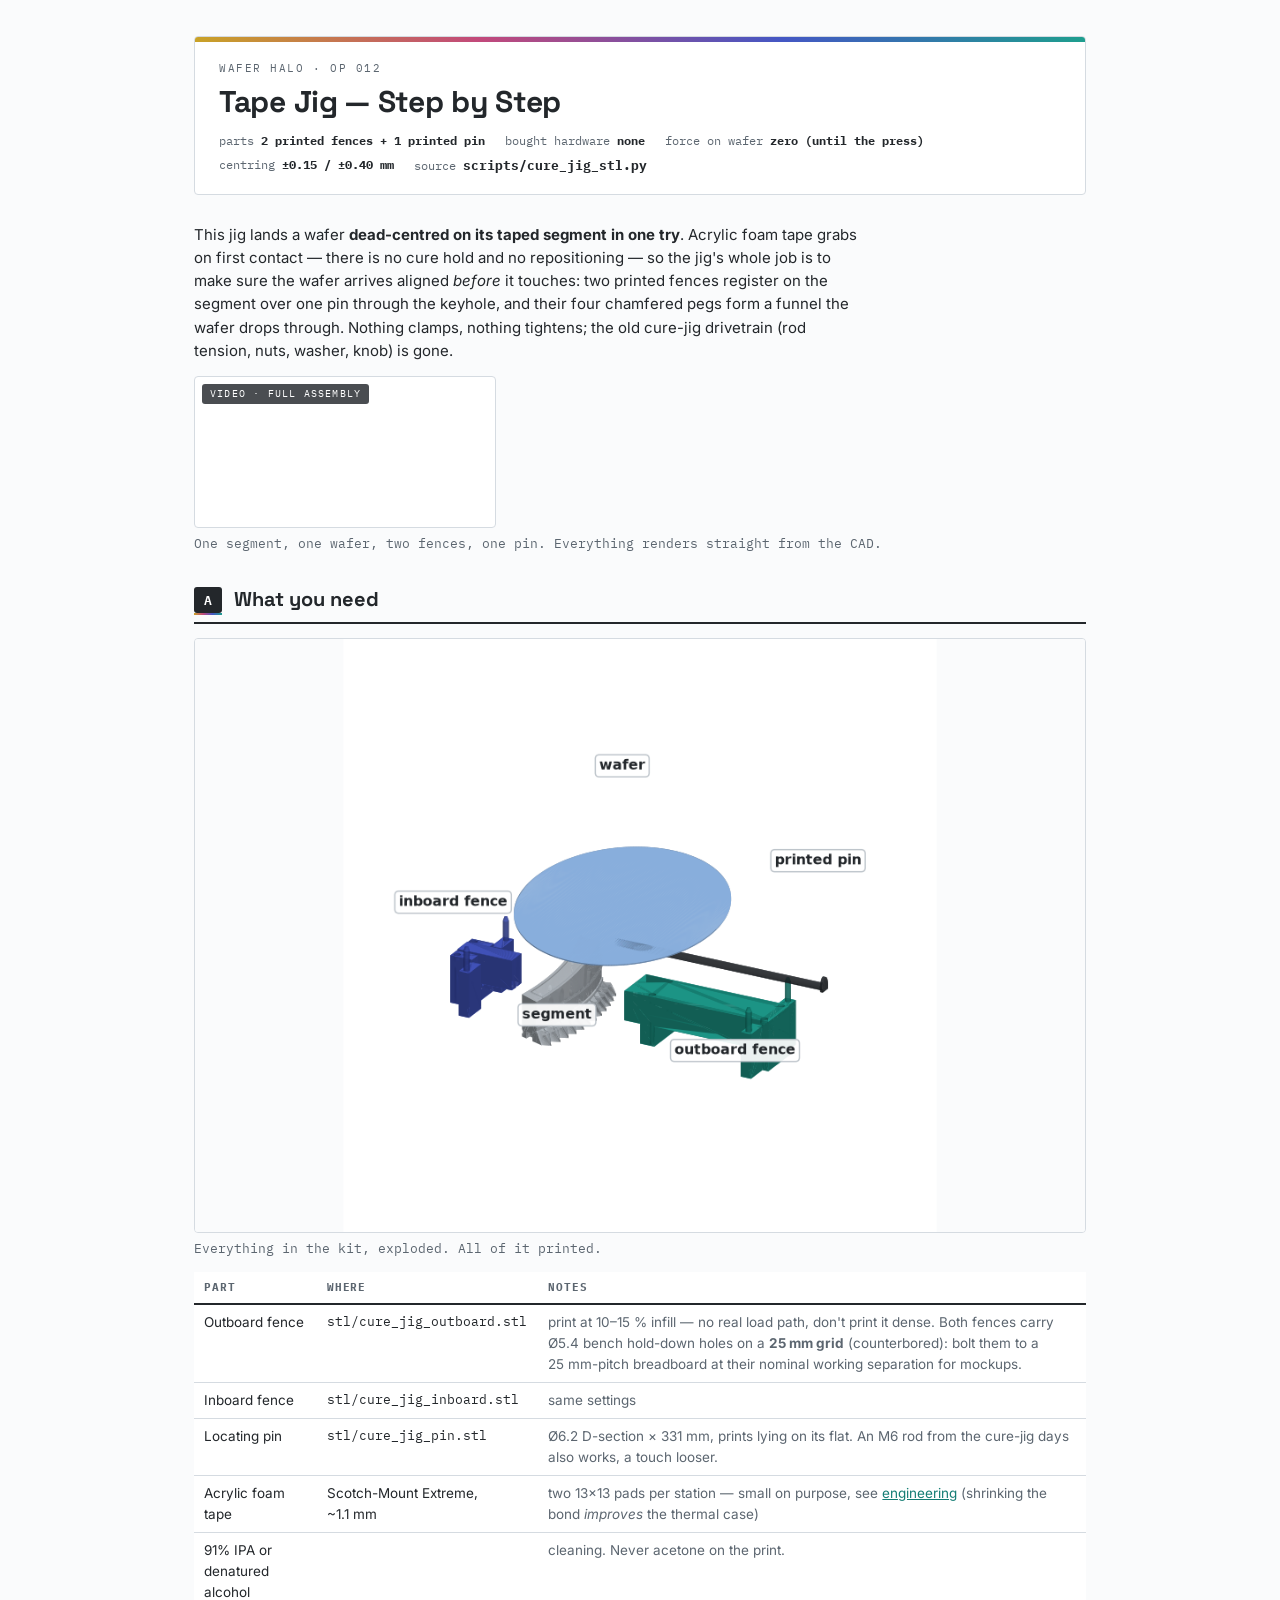
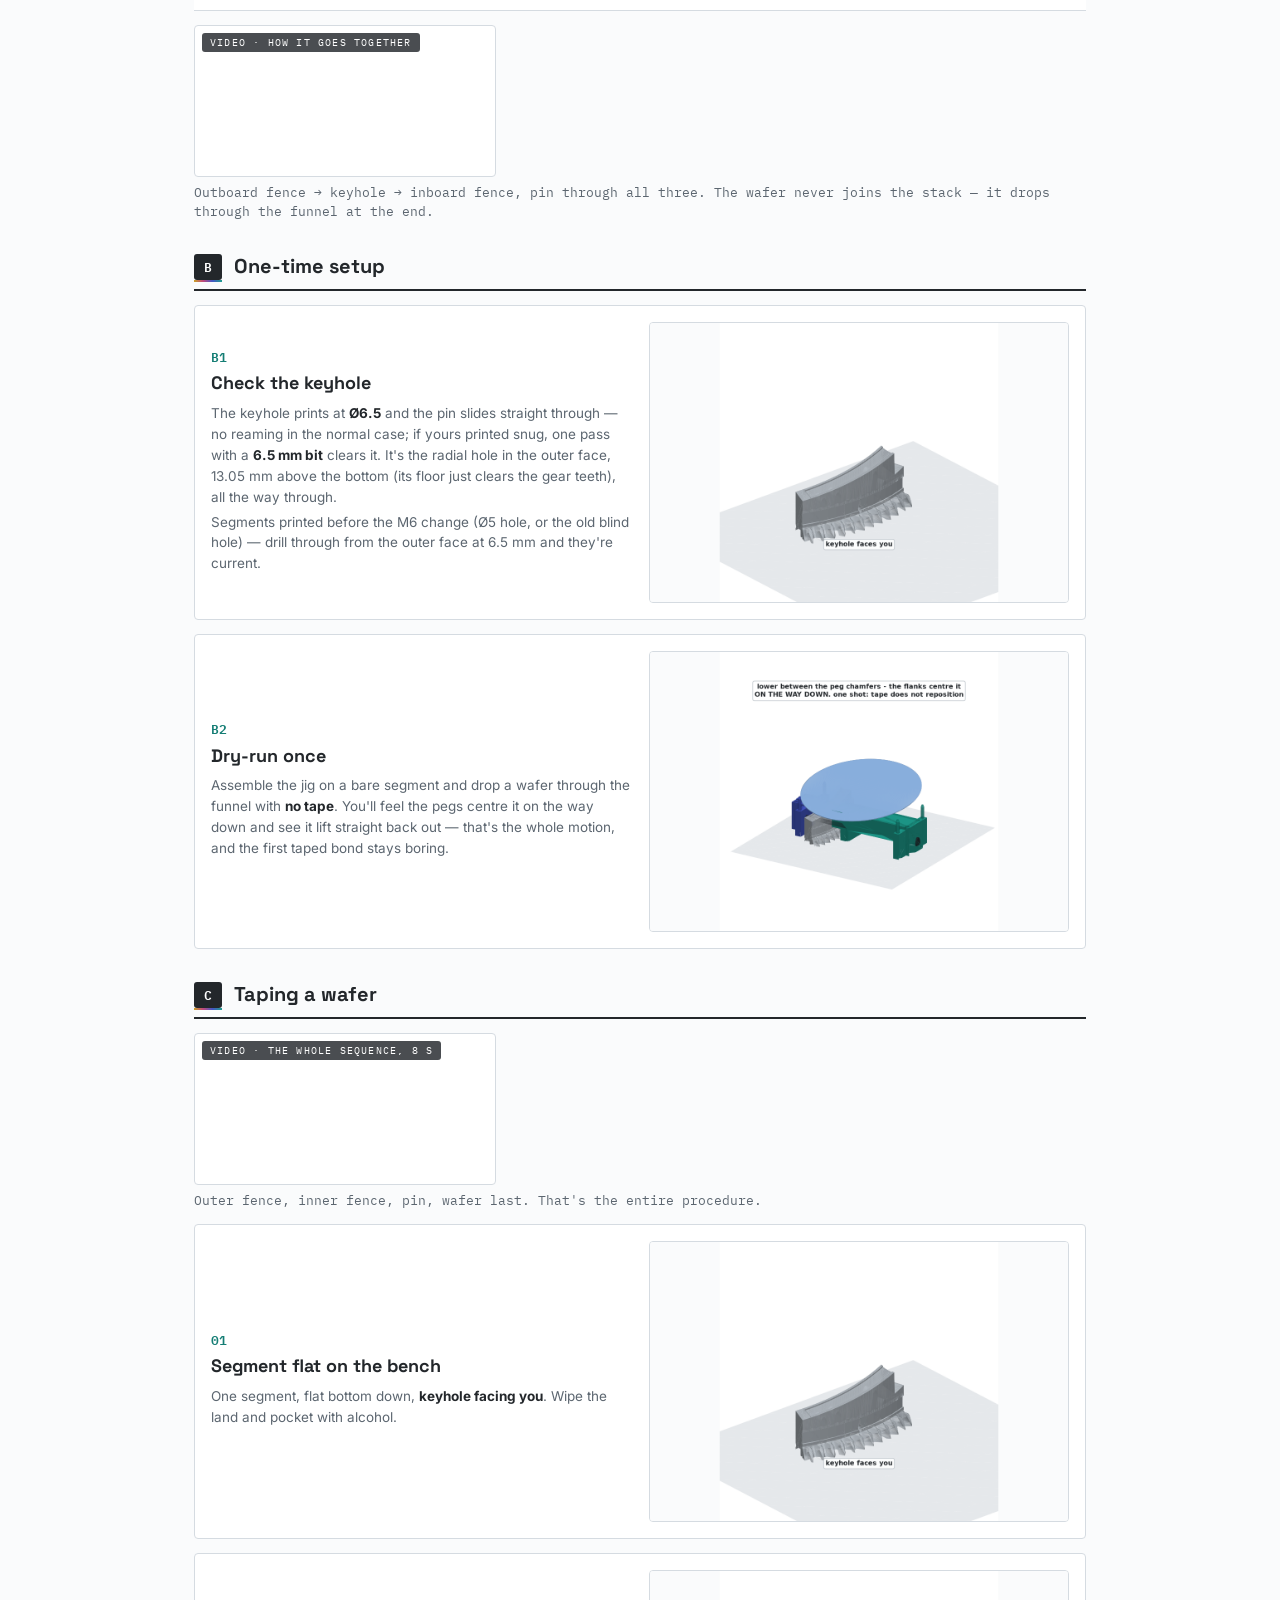
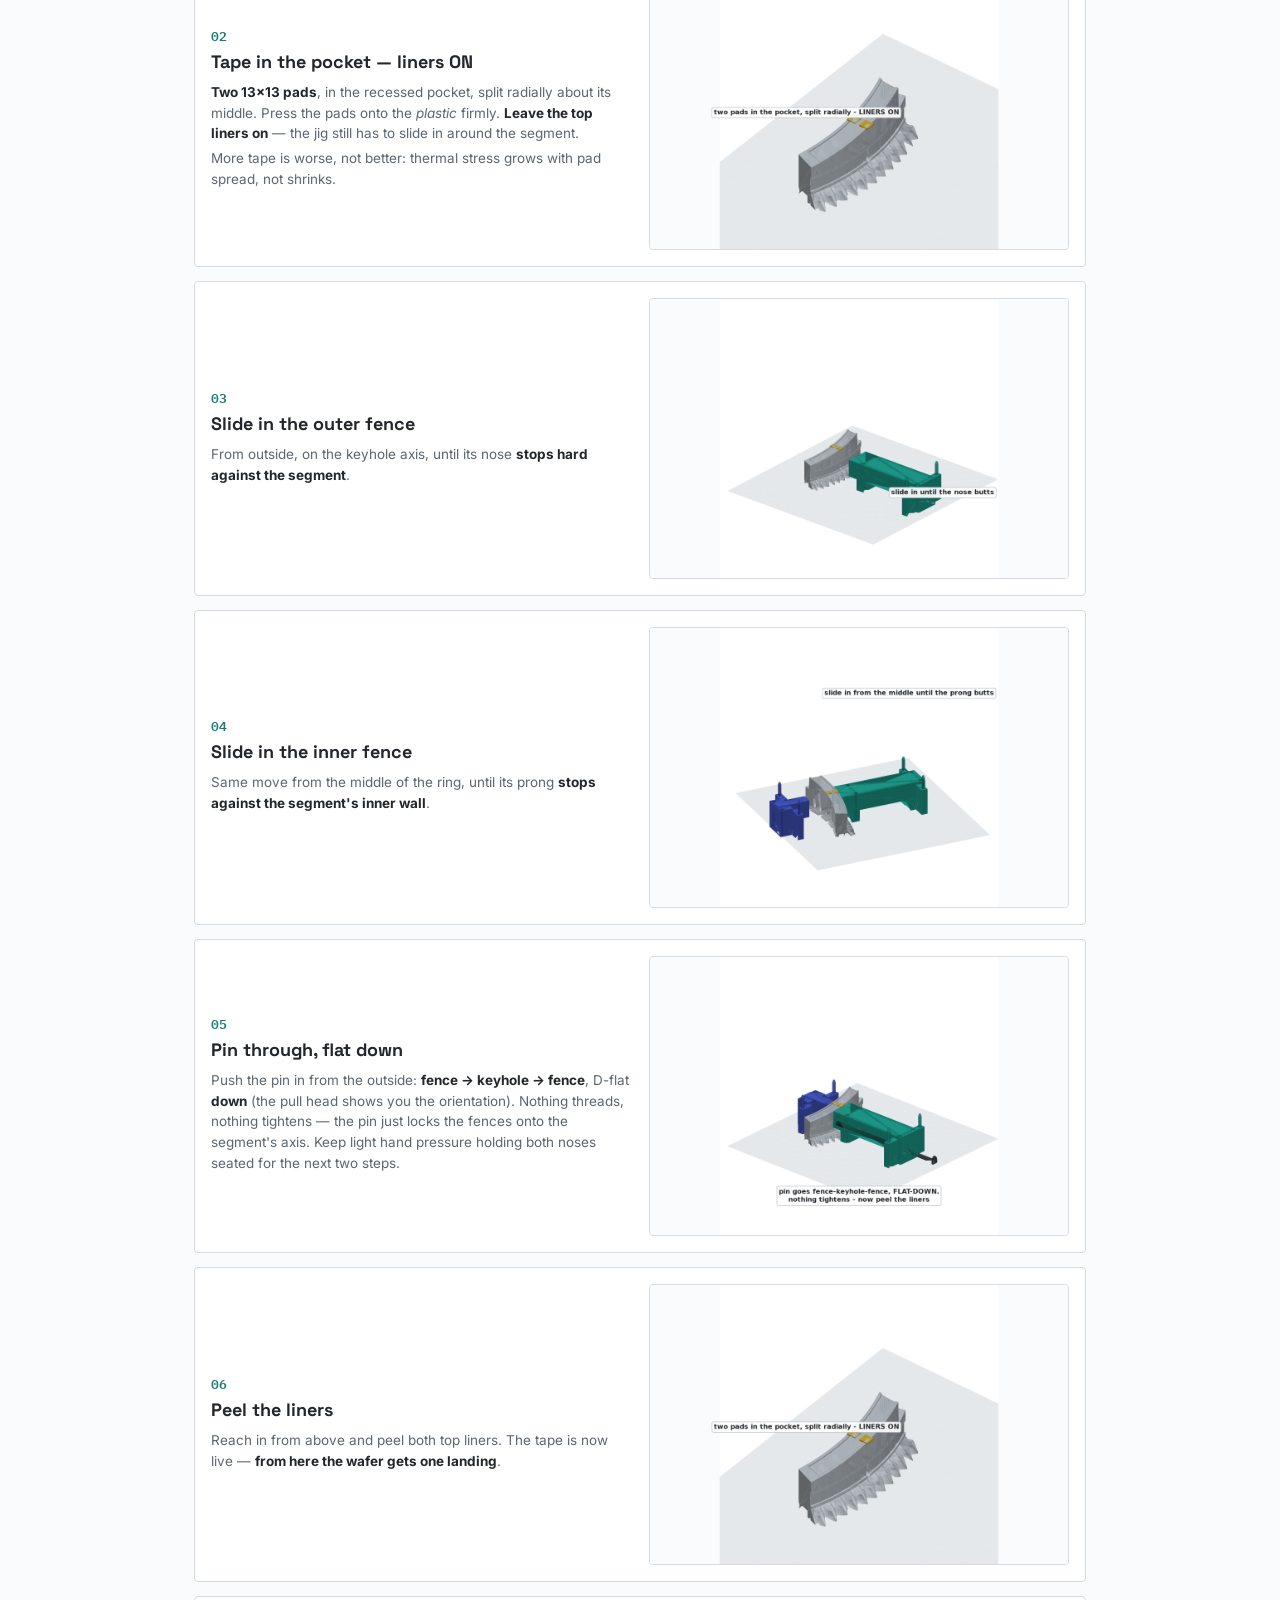
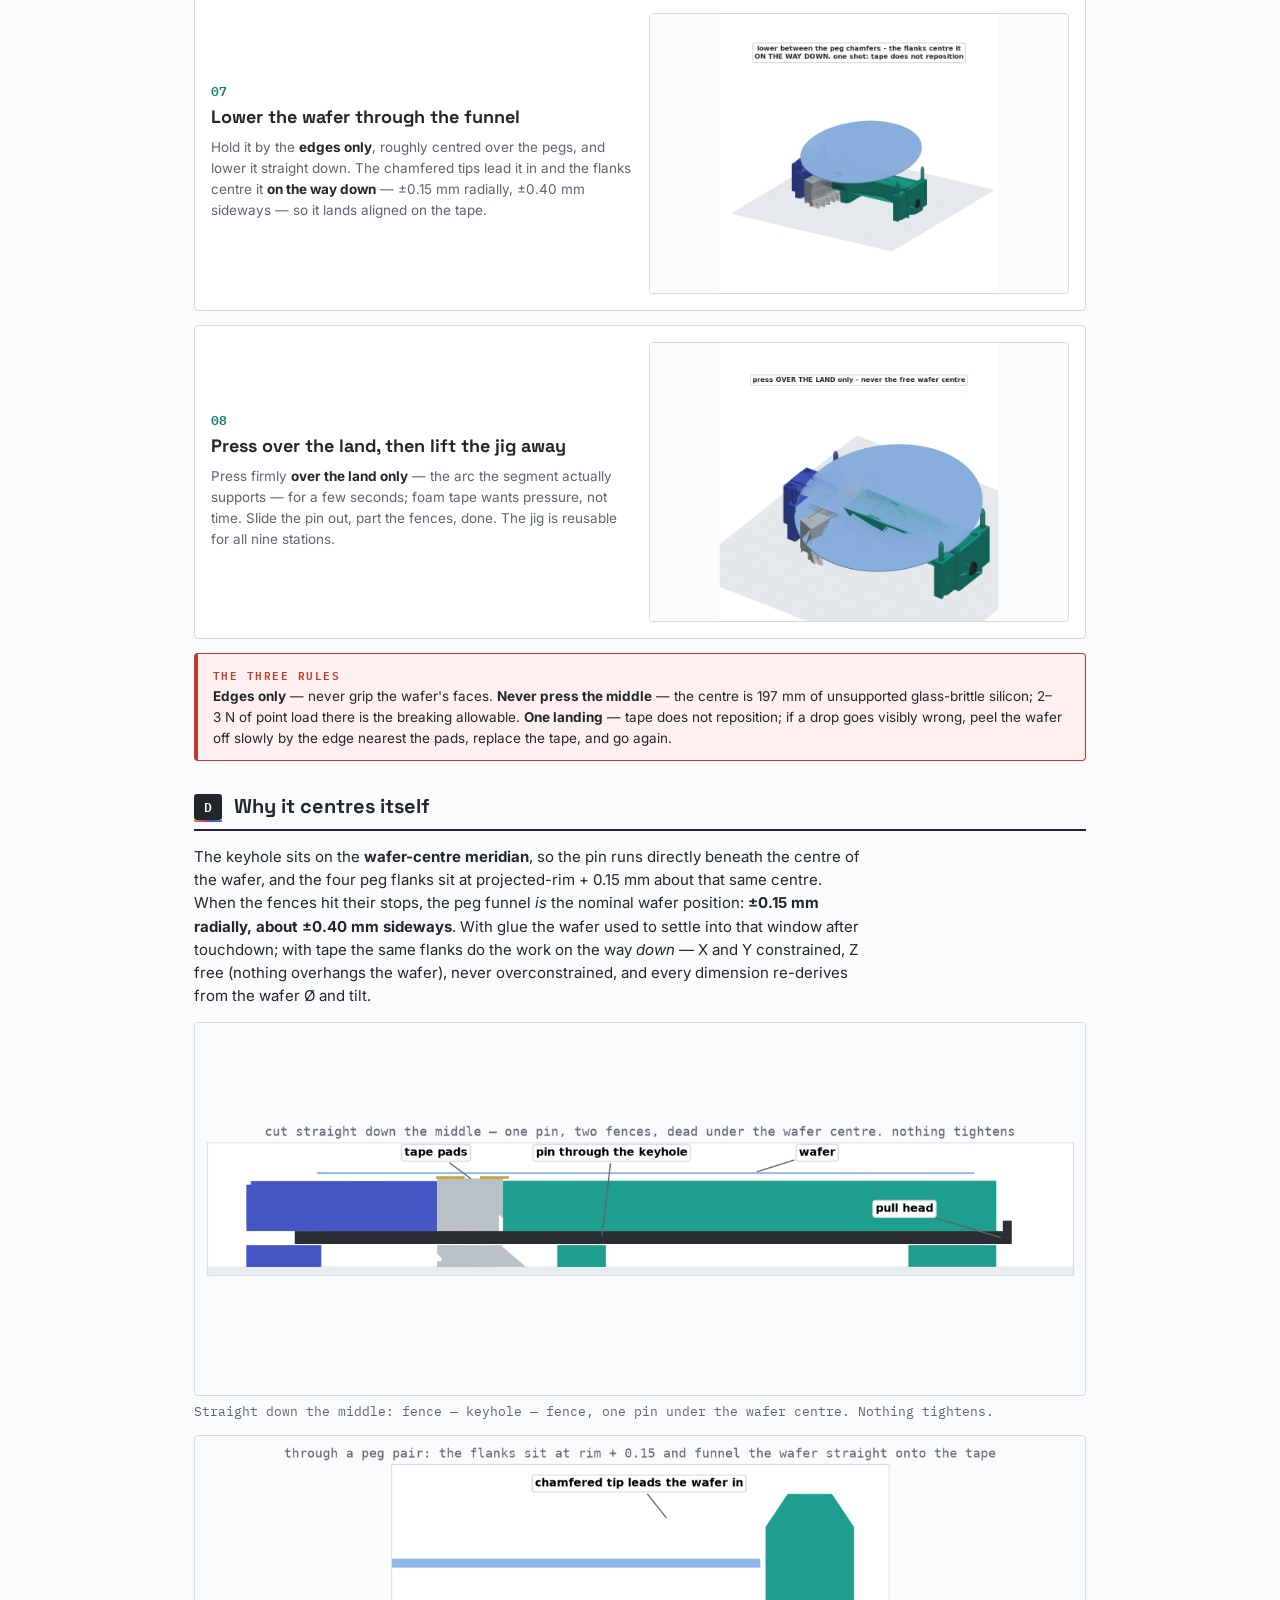
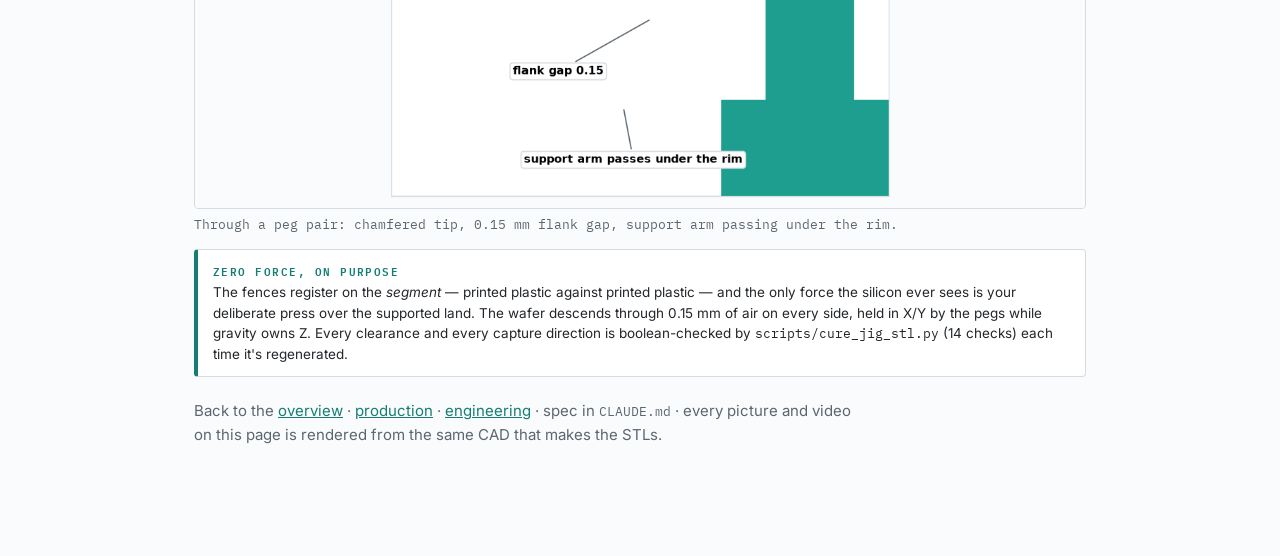
<file: docs/cure-jig.html>
<!DOCTYPE html>
<html lang="en">
<head>
<meta charset="UTF-8">
<meta name="viewport" content="width=device-width, initial-scale=1.0">
<title>Wafer Halo — Tape Jig, Step by Step (OP 012)</title>
<link rel="preconnect" href="https://fonts.googleapis.com">
<link href="https://fonts.googleapis.com/css2?family=Space+Grotesk:wght@500;700&family=Inter:wght@400;600&family=IBM+Plex+Mono:wght@400;600&display=swap" rel="stylesheet">
<style>
:root{
  --ink:#23272B;--steel:#5C6670;--line:#D5DBE1;--paper:#FAFBFC;--card:#FFF;
  --teal:#147D74;--warn:#C0392B;--warn-bg:#FDF0EE;--amber:#9A6B00;
  --oxide:linear-gradient(90deg,#C9A227 0%,#C2497B 32%,#4457C4 66%,#1E9E8E 100%);
}
*{box-sizing:border-box;margin:0;padding:0}
body{background:var(--paper);color:var(--ink);font-family:'Inter',system-ui,sans-serif;font-size:15px;line-height:1.55;-webkit-font-smoothing:antialiased}
.page{max-width:940px;margin:0 auto;padding:36px 24px 80px}
header.traveler{border:1px solid var(--line);background:var(--card);border-radius:4px;overflow:hidden;margin-bottom:28px}
.oxide-rule{height:5px;background:var(--oxide)}
.head-main{padding:18px 24px 14px}
.eyebrow{font-family:'IBM Plex Mono',monospace;font-size:11px;letter-spacing:.14em;color:var(--steel);text-transform:uppercase}
h1{font-family:'Space Grotesk',sans-serif;font-weight:700;font-size:30px;letter-spacing:-.01em;margin:2px 0 6px}
.head-meta{display:flex;flex-wrap:wrap;gap:6px 20px;font-family:'IBM Plex Mono',monospace;font-size:12px;color:var(--steel);padding-bottom:4px}
.head-meta b{color:var(--ink)}
section.op{margin:30px 0}
.op-head{display:flex;align-items:baseline;gap:12px;border-bottom:2px solid var(--ink);padding-bottom:7px;margin-bottom:14px}
.op-chip{font-family:'IBM Plex Mono',monospace;font-weight:600;font-size:13px;background:var(--ink);color:#fff;padding:3px 10px;border-radius:3px;position:relative;top:-1px}
.op-chip::after{content:"";display:block;height:2px;background:var(--oxide);position:absolute;left:0;right:0;bottom:-2px}
.op-head h2{font-family:'Space Grotesk',sans-serif;font-size:20px;font-weight:700}
.op p{margin:9px 0;max-width:74ch}
table{width:100%;border-collapse:collapse;margin:12px 0;background:var(--card);font-size:13.5px}
th{font-family:'IBM Plex Mono',monospace;font-size:11px;letter-spacing:.08em;text-transform:uppercase;color:var(--steel);text-align:left;padding:7px 10px;border-bottom:2px solid var(--ink)}
td{padding:7px 10px;border-bottom:1px solid var(--line);vertical-align:top}
.mono{font-family:'IBM Plex Mono',monospace;font-size:12.5px}
td.num{font-family:'IBM Plex Mono',monospace;text-align:right;white-space:nowrap}
.dim{color:var(--steel)}
.note{border:1px solid var(--line);border-left:4px solid var(--teal);background:var(--card);border-radius:4px;padding:11px 15px;margin:14px 0;font-size:13.5px}
.note .tag{font-family:'IBM Plex Mono',monospace;font-size:10.5px;letter-spacing:.14em;color:var(--teal);font-weight:600;text-transform:uppercase}
.flag{border:1px solid var(--warn);border-left-width:4px;background:var(--warn-bg);border-radius:4px;padding:11px 15px;margin:14px 0;font-size:13.5px}
.flag .tag{font-family:'IBM Plex Mono',monospace;font-size:10.5px;letter-spacing:.14em;color:var(--warn);font-weight:600;text-transform:uppercase}
img,video{max-width:100%;display:block;border-radius:4px;border:1px solid var(--line);background:#fff}
figure{margin:14px 0}
figcaption{font-size:12.5px;color:var(--steel);margin-top:6px;font-family:'IBM Plex Mono',monospace}
.step{display:grid;grid-template-columns:minmax(0,1fr) minmax(0,1fr);gap:18px;align-items:center;border:1px solid var(--line);background:var(--card);border-radius:4px;padding:16px;margin:14px 0}
.step:nth-child(even of .step){grid-template-columns:minmax(0,1fr) minmax(0,1fr)}
.step .txt .n{font-family:'IBM Plex Mono',monospace;font-weight:600;font-size:13px;color:var(--teal)}
.step .txt h3{font-family:'Space Grotesk',sans-serif;font-size:18px;margin:2px 0 6px}
.step .txt p{font-size:13.5px;color:var(--steel);margin:4px 0}
.step .txt p b{color:var(--ink)}
@media(max-width:700px){.step{grid-template-columns:1fr}}
a{color:var(--teal)}
.vidwrap{position:relative}
.vidtag{position:absolute;top:8px;left:8px;font-family:'IBM Plex Mono',monospace;font-size:10px;letter-spacing:.12em;background:rgba(35,39,43,.82);color:#fff;padding:2px 8px;border-radius:3px;text-transform:uppercase}
</style>
</head>
<body>
<div class="page">

<header class="traveler">
  <div class="oxide-rule"></div>
  <div class="head-main">
    <div class="eyebrow">Wafer Halo · OP 012</div>
    <h1>Tape Jig — Step by Step</h1>
    <div class="head-meta">
      <span>parts <b>2 printed fences + 1 printed pin</b></span>
      <span>bought hardware <b>none</b></span>
      <span>force on wafer <b>zero (until the press)</b></span>
      <span>centring <b>±0.15 / ±0.40 mm</b></span>
      <span>source <b class="mono">scripts/cure_jig_stl.py</b></span>
    </div>
  </div>
</header>

<p style="max-width:74ch">This jig lands a wafer <b>dead-centred on its taped segment in one try</b>.
Acrylic foam tape grabs on first contact — there is no cure hold and no repositioning —
so the jig's whole job is to make sure the wafer arrives aligned <em>before</em> it touches:
two printed fences register on the segment over one pin through the keyhole, and their
four chamfered pegs form a funnel the wafer drops through. Nothing clamps, nothing
tightens; the old cure-jig drivetrain (rod tension, nuts, washer, knob) is gone.</p>

<figure class="vidwrap">
  <video src="media/turntable.mp4" autoplay loop muted playsinline></video>
  <span class="vidtag">video · full assembly</span>
  <figcaption>One segment, one wafer, two fences, one pin. Everything renders straight from the CAD.</figcaption>
</figure>

<!-- ============================================================ -->
<section class="op">
  <div class="op-head"><span class="op-chip">A</span><h2>What you need</h2></div>

  <figure><img src="media/parts.png" alt="Exploded view of all parts">
  <figcaption>Everything in the kit, exploded. All of it printed.</figcaption></figure>

  <table>
    <tr><th>Part</th><th>Where</th><th>Notes</th></tr>
    <tr><td>Outboard fence</td><td class="mono">stl/cure_jig_outboard.stl</td><td class="dim">print at 10–15 % infill — no real load path, don't print it dense. Both fences carry Ø5.4 bench hold-down holes on a <b>25&nbsp;mm grid</b> (counterbored): bolt them to a 25&nbsp;mm-pitch breadboard at their nominal working separation for mockups.</td></tr>
    <tr><td>Inboard fence</td><td class="mono">stl/cure_jig_inboard.stl</td><td class="dim">same settings</td></tr>
    <tr><td>Locating pin</td><td class="mono">stl/cure_jig_pin.stl</td><td class="dim">Ø6.2 D-section × 331 mm, prints lying on its flat. An M6 rod from the cure-jig days also works, a touch looser.</td></tr>
    <tr><td>Acrylic foam tape</td><td>Scotch-Mount Extreme, ~1.1&nbsp;mm</td><td class="dim">two 13×13 pads per station — small on purpose, see <a href="engineering.html">engineering</a> (shrinking the bond <em>improves</em> the thermal case)</td></tr>
    <tr><td>91% IPA or denatured alcohol</td><td>&nbsp;</td><td class="dim">cleaning. Never acetone on the print.</td></tr>
  </table>

  <figure class="vidwrap">
    <video src="media/explode.mp4" autoplay loop muted playsinline></video>
    <span class="vidtag">video · how it goes together</span>
    <figcaption>Outboard fence → keyhole → inboard fence, pin through all three. The wafer never joins the stack — it drops through the funnel at the end.</figcaption>
  </figure>
</section>

<!-- ============================================================ -->
<section class="op">
  <div class="op-head"><span class="op-chip">B</span><h2>One-time setup</h2></div>
  <div class="step"><div class="txt">
    <div class="n">B1</div><h3>Check the keyhole</h3>
    <p>The keyhole prints at <b>Ø6.5</b> and the pin slides straight through — no reaming
    in the normal case; if yours printed snug, one pass with a <b>6.5&nbsp;mm bit</b> clears it.
    It's the radial hole in the outer face, 13.05&nbsp;mm above the bottom (its floor just clears the gear teeth), all the way through.</p>
    <p class="dim">Segments printed before the M6 change (Ø5 hole, or the old blind hole) —
    drill through from the outer face at 6.5&nbsp;mm and they're current.</p>
  </div><figure style="margin:0"><img src="media/step1_segment.png" alt="Segment alone on the bench"></figure></div>

  <div class="step"><div class="txt">
    <div class="n">B2</div><h3>Dry-run once</h3>
    <p>Assemble the jig on a bare segment and drop a wafer through the funnel with <b>no tape</b>.
    You'll feel the pegs centre it on the way down and see it lift straight back out — that's
    the whole motion, and the first taped bond stays boring.</p>
  </div><figure style="margin:0"><img src="media/step6_wafer.png" alt="Wafer dropping through the peg funnel"></figure></div>
</section>

<!-- ============================================================ -->
<section class="op">
  <div class="op-head"><span class="op-chip">C</span><h2>Taping a wafer</h2></div>

  <figure class="vidwrap">
    <video src="media/assemble.mp4" autoplay loop muted playsinline></video>
    <span class="vidtag">video · the whole sequence, 8 s</span>
    <figcaption>Outer fence, inner fence, pin, wafer last. That's the entire procedure.</figcaption>
  </figure>

  <div class="step"><div class="txt">
    <div class="n">01</div><h3>Segment flat on the bench</h3>
    <p>One segment, flat bottom down, <b>keyhole facing you</b>. Wipe the land and pocket with alcohol.</p>
  </div><figure style="margin:0"><img src="media/step1_segment.png" alt="Step 1"></figure></div>

  <div class="step"><div class="txt">
    <div class="n">02</div><h3>Tape in the pocket — liners ON</h3>
    <p><b>Two 13×13 pads</b>, in the recessed pocket, split radially about its middle.
    Press the pads onto the <em>plastic</em> firmly. <b>Leave the top liners on</b> —
    the jig still has to slide in around the segment.</p>
    <p class="dim">More tape is worse, not better: thermal stress grows with pad spread, not shrinks.</p>
  </div><figure style="margin:0"><img src="media/step2_tape.png" alt="Step 2"></figure></div>

  <div class="step"><div class="txt">
    <div class="n">03</div><h3>Slide in the outer fence</h3>
    <p>From outside, on the keyhole axis, until its nose <b>stops hard against the segment</b>.</p>
  </div><figure style="margin:0"><img src="media/step3_outboard.png" alt="Step 3"></figure></div>

  <div class="step"><div class="txt">
    <div class="n">04</div><h3>Slide in the inner fence</h3>
    <p>Same move from the middle of the ring, until its prong <b>stops against the segment's inner wall</b>.</p>
  </div><figure style="margin:0"><img src="media/step4_inboard.png" alt="Step 4"></figure></div>

  <div class="step"><div class="txt">
    <div class="n">05</div><h3>Pin through, flat down</h3>
    <p>Push the pin in from the outside: <b>fence → keyhole → fence</b>, D-flat <b>down</b>
    (the pull head shows you the orientation). Nothing threads, nothing tightens — the pin
    just locks the fences onto the segment's axis. Keep light hand pressure holding both
    noses seated for the next two steps.</p>
  </div><figure style="margin:0"><img src="media/step5_pin.png" alt="Step 5"></figure></div>

  <div class="step"><div class="txt">
    <div class="n">06</div><h3>Peel the liners</h3>
    <p>Reach in from above and peel both top liners. The tape is now live —
    <b>from here the wafer gets one landing</b>.</p>
  </div><figure style="margin:0"><img src="media/step2_tape.png" alt="Step 6"></figure></div>

  <div class="step"><div class="txt">
    <div class="n">07</div><h3>Lower the wafer through the funnel</h3>
    <p>Hold it by the <b>edges only</b>, roughly centred over the pegs, and lower it straight down.
    The chamfered tips lead it in and the flanks centre it <b>on the way down</b> —
    ±0.15&nbsp;mm radially, ±0.40&nbsp;mm sideways — so it lands aligned on the tape.</p>
  </div><figure style="margin:0"><img src="media/step6_wafer.png" alt="Step 7"></figure></div>

  <div class="step"><div class="txt">
    <div class="n">08</div><h3>Press over the land, then lift the jig away</h3>
    <p>Press firmly <b>over the land only</b> — the arc the segment actually supports — for a few
    seconds; foam tape wants pressure, not time. Slide the pin out, part the fences, done.
    The jig is reusable for all nine stations.</p>
  </div><figure style="margin:0"><img src="media/step7_press.png" alt="Step 8"></figure></div>

  <div class="flag"><span class="tag">The three rules</span><br>
  <b>Edges only</b> — never grip the wafer's faces. <b>Never press the middle</b> — the centre is
  197&nbsp;mm of unsupported glass-brittle silicon; 2–3&nbsp;N of point load there is the breaking
  allowable. <b>One landing</b> — tape does not reposition; if a drop goes visibly wrong, peel the
  wafer off slowly by the edge nearest the pads, replace the tape, and go again.</div>
</section>

<!-- ============================================================ -->
<section class="op">
  <div class="op-head"><span class="op-chip">D</span><h2>Why it centres itself</h2></div>

  <p>The keyhole sits on the <b>wafer-centre meridian</b>, so the pin runs directly beneath the
  centre of the wafer, and the four peg flanks sit at projected-rim + 0.15&nbsp;mm about that same
  centre. When the fences hit their stops, the peg funnel <em>is</em> the nominal wafer position:
  <b>±0.15&nbsp;mm radially, about ±0.40&nbsp;mm sideways</b>. With glue the wafer used to settle
  into that window after touchdown; with tape the same flanks do the work on the way <em>down</em> —
  X and Y constrained, Z free (nothing overhangs the wafer), never overconstrained, and every
  dimension re-derives from the wafer Ø and tilt.</p>

  <figure><img src="media/sec_drivetrain.png" alt="Cross-section through the jig axis">
  <figcaption>Straight down the middle: fence — keyhole — fence, one pin under the wafer centre. Nothing tightens.</figcaption></figure>

  <figure><img src="media/sec_capture.png" alt="Close-up of a peg pair">
  <figcaption>Through a peg pair: chamfered tip, 0.15 mm flank gap, support arm passing under the rim.</figcaption></figure>

  <div class="note"><span class="tag">Zero force, on purpose</span><br>
  The fences register on the <em>segment</em> — printed plastic against printed plastic — and the
  only force the silicon ever sees is your deliberate press over the supported land. The wafer
  descends through 0.15&nbsp;mm of air on every side, held in X/Y by the pegs while gravity owns Z.
  Every clearance and every capture direction is boolean-checked by
  <span class="mono">scripts/cure_jig_stl.py</span> (14 checks) each time it's regenerated.</div>

  <p class="dim" style="margin-top:22px">Back to the <a href="index.html">overview</a> ·
  <a href="production.html">production</a> · <a href="engineering.html">engineering</a> ·
  spec in <span class="mono">CLAUDE.md</span> · every picture and video on this page is rendered
  from the same CAD that makes the STLs.</p>
</section>

</div>
</body>
</html>
</file>
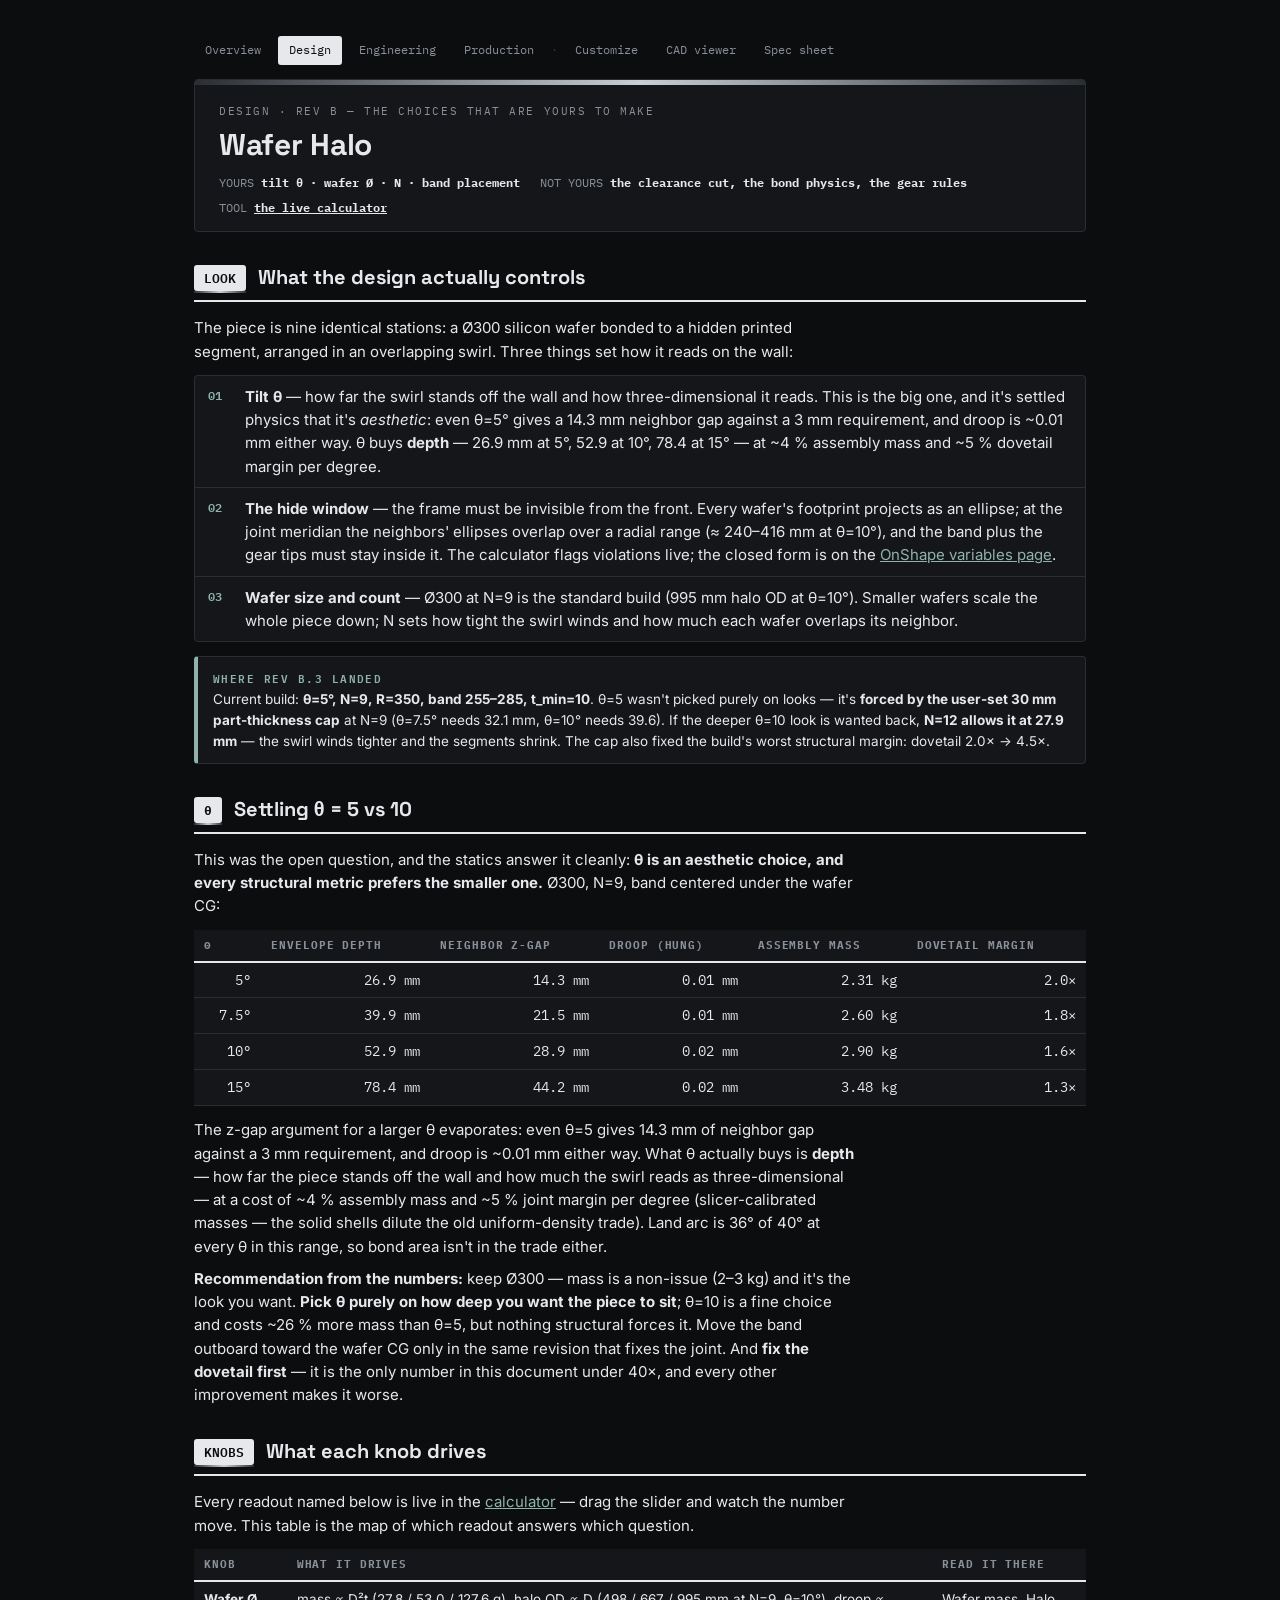
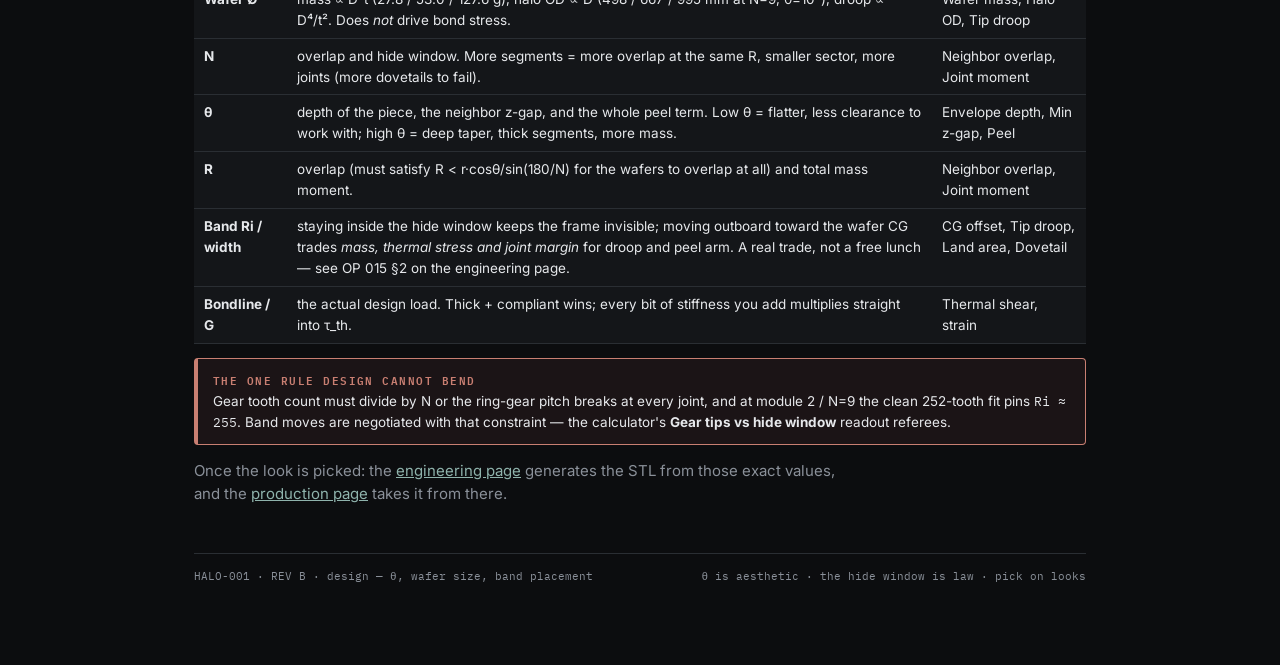
<file: docs/design.html>
<!DOCTYPE html>
<html lang="en">
<head>
<meta charset="UTF-8">
<meta name="viewport" content="width=device-width, initial-scale=1.0">
<title>Wafer Halo — Design · Picking the look</title>
<link rel="preconnect" href="https://fonts.googleapis.com">
<link href="https://fonts.googleapis.com/css2?family=Space+Grotesk:wght@500;700&family=Inter:wght@400;600&family=IBM+Plex+Mono:wght@400;600&display=swap" rel="stylesheet">
<link rel="stylesheet" href="assets/site.css?v=20260816e">
</head>
<body>
<div class="page">

<nav class="topnav">
  <a href="index.html">Overview</a>
  <a class="here" href="design.html">Design</a>
  <a href="engineering.html">Engineering</a>
  <a href="production.html">Production</a>
  <span class="sep">·</span>
  <a href="customize.html">Customize</a>
  <a href="viewer.html">CAD viewer</a>
  <a href="spec-sheet.html">Spec sheet</a>
</nav>

<header class="traveler">
  <div class="oxide-rule"></div>
  <div class="head-main">
    <div class="eyebrow">Design · Rev B — the choices that are yours to make</div>
    <h1>Wafer Halo</h1>
    <div class="head-meta">
      <span>YOURS <b>tilt θ · wafer Ø · N · band placement</b></span>
      <span>NOT YOURS <b>the clearance cut, the bond physics, the gear rules</b></span>
      <span>TOOL <b><a href="engineering.html" style="color:inherit">the live calculator</a></b></span>
    </div>
  </div>
</header>

<section class="op">
  <div class="op-head"><span class="op-chip">LOOK</span><h2>What the design actually controls</h2></div>
  <p>The piece is nine identical stations: a Ø300 silicon wafer bonded to a hidden printed segment, arranged in an overlapping swirl. Three things set how it reads on the wall:</p>
  <ol class="steps">
    <li><b>Tilt θ</b> — how far the swirl stands off the wall and how three-dimensional it reads. This is the big one, and it's settled physics that it's <em>aesthetic</em>: even θ=5° gives a 14.3 mm neighbor gap against a 3 mm requirement, and droop is ~0.01 mm either way. θ buys <b>depth</b> — 26.9 mm at 5°, 52.9 at 10°, 78.4 at 15° — at ~4 % assembly mass and ~5 % dovetail margin per degree.</li>
    <li><b>The hide window</b> — the frame must be invisible from the front. Every wafer's footprint projects as an ellipse; at the joint meridian the neighbors' ellipses overlap over a radial range (≈ 240–416 mm at θ=10°), and the band plus the gear tips must stay inside it. The calculator flags violations live; the closed form is on the <a href="onshape-variables.html">OnShape variables page</a>.</li>
    <li><b>Wafer size and count</b> — Ø300 at N=9 is the standard build (995 mm halo OD at θ=10°). Smaller wafers scale the whole piece down; N sets how tight the swirl winds and how much each wafer overlaps its neighbor.</li>
  </ol>
  <div class="note"><span class="tag">Where Rev B.3 landed</span><br>
  Current build: <b>θ=5°, N=9, R=350, band 255–285, t_min=10</b>. θ=5 wasn't picked purely on looks — it's <b>forced by the user-set 30 mm part-thickness cap</b> at N=9 (θ=7.5° needs 32.1 mm, θ=10° needs 39.6). If the deeper θ=10 look is wanted back, <b>N=12 allows it at 27.9 mm</b> — the swirl winds tighter and the segments shrink. The cap also fixed the build's worst structural margin: dovetail 2.0× → 4.5×.</div>
</section>

<section class="op">
  <div class="op-head"><span class="op-chip">θ</span><h2>Settling θ = 5 vs 10</h2></div>
  <p>This was the open question, and the statics answer it cleanly: <b>θ is an aesthetic choice, and every structural metric prefers the smaller one.</b> Ø300, N=9, band centered under the wafer CG:</p>
  <table>
    <thead><tr><th>θ</th><th>Envelope depth</th><th>Neighbor z-gap</th><th>Droop (hung)</th><th>Assembly mass</th><th>Dovetail margin</th></tr></thead>
    <tbody>
      <tr><td class="num">5°</td><td class="num">26.9 mm</td><td class="num">14.3 mm</td><td class="num">0.01 mm</td><td class="num">2.31 kg</td><td class="num">2.0×</td></tr>
      <tr><td class="num">7.5°</td><td class="num">39.9 mm</td><td class="num">21.5 mm</td><td class="num">0.01 mm</td><td class="num">2.60 kg</td><td class="num">1.8×</td></tr>
      <tr><td class="num">10°</td><td class="num">52.9 mm</td><td class="num">28.9 mm</td><td class="num">0.02 mm</td><td class="num">2.90 kg</td><td class="num">1.6×</td></tr>
      <tr><td class="num">15°</td><td class="num">78.4 mm</td><td class="num">44.2 mm</td><td class="num">0.02 mm</td><td class="num">3.48 kg</td><td class="num">1.3×</td></tr>
    </tbody>
  </table>
  <p>The z-gap argument for a larger θ evaporates: even θ=5 gives 14.3 mm of neighbor gap against a 3 mm requirement, and droop is ~0.01 mm either way. What θ actually buys is <b>depth</b> — how far the piece stands off the wall and how much the swirl reads as three-dimensional — at a cost of ~4 % assembly mass and ~5 % joint margin per degree (slicer-calibrated masses — the solid shells dilute the old uniform-density trade). Land arc is 36° of 40° at every θ in this range, so bond area isn't in the trade either.</p>
  <p><b>Recommendation from the numbers:</b> keep Ø300 — mass is a non-issue (2–3 kg) and it's the look you want. <b>Pick θ purely on how deep you want the piece to sit</b>; θ=10 is a fine choice and costs ~26 % more mass than θ=5, but nothing structural forces it. Move the band outboard toward the wafer CG only in the same revision that fixes the joint. And <b>fix the dovetail first</b> — it is the only number in this document under 40×, and every other improvement makes it worse.</p>
</section>

<section class="op">
  <div class="op-head"><span class="op-chip">KNOBS</span><h2>What each knob drives</h2></div>
  <p>Every readout named below is live in the <a href="engineering.html">calculator</a> — drag the slider and watch the number move. This table is the map of which readout answers which question.</p>
  <table>
    <thead><tr><th>Knob</th><th>What it drives</th><th>Read it there</th></tr></thead>
    <tbody>
      <tr><td><b>Wafer Ø</b></td><td>mass ∝ D²t (27.8 / 53.0 / 127.6 g), halo OD ∝ D (498 / 667 / 995 mm at N=9, θ=10°), droop ∝ D⁴/t². Does <em>not</em> drive bond stress.</td><td>Wafer mass, Halo OD, Tip droop</td></tr>
      <tr><td><b>N</b></td><td>overlap and hide window. More segments = more overlap at the same R, smaller sector, more joints (more dovetails to fail).</td><td>Neighbor overlap, Joint moment</td></tr>
      <tr><td><b>θ</b></td><td>depth of the piece, the neighbor z-gap, and the whole peel term. Low θ = flatter, less clearance to work with; high θ = deep taper, thick segments, more mass.</td><td>Envelope depth, Min z-gap, Peel</td></tr>
      <tr><td><b>R</b></td><td>overlap (must satisfy R &lt; r·cosθ/sin(180/N) for the wafers to overlap at all) and total mass moment.</td><td>Neighbor overlap, Joint moment</td></tr>
      <tr><td><b>Band Ri / width</b></td><td>staying inside the hide window keeps the frame invisible; moving outboard toward the wafer CG trades <em>mass, thermal stress and joint margin</em> for droop and peel arm. A real trade, not a free lunch — see OP 015 §2 on the engineering page.</td><td>CG offset, Tip droop, Land area, Dovetail</td></tr>
      <tr><td><b>Bondline / G</b></td><td>the actual design load. Thick + compliant wins; every bit of stiffness you add multiplies straight into τ_th.</td><td>Thermal shear, strain</td></tr>
    </tbody>
  </table>
  <div class="flag"><span class="tag">The one rule design cannot bend</span><br>
  Gear tooth count must divide by N or the ring-gear pitch breaks at every joint, and at module 2 / N=9 the clean 252-tooth fit pins <span class="mono">Ri ≈ 255</span>. Band moves are negotiated with that constraint — the calculator's <b>Gear tips vs hide window</b> readout referees.</div>
  <p class="dim">Once the look is picked: the <a href="engineering.html">engineering page</a> generates the STL from those exact values, and the <a href="production.html">production page</a> takes it from there.</p>
</section>

<footer>
  <span>HALO-001 · REV B · design — θ, wafer size, band placement</span>
  <span>θ is aesthetic · the hide window is law · pick on looks</span>
</footer>
</div>
</body>
</html>
</file>
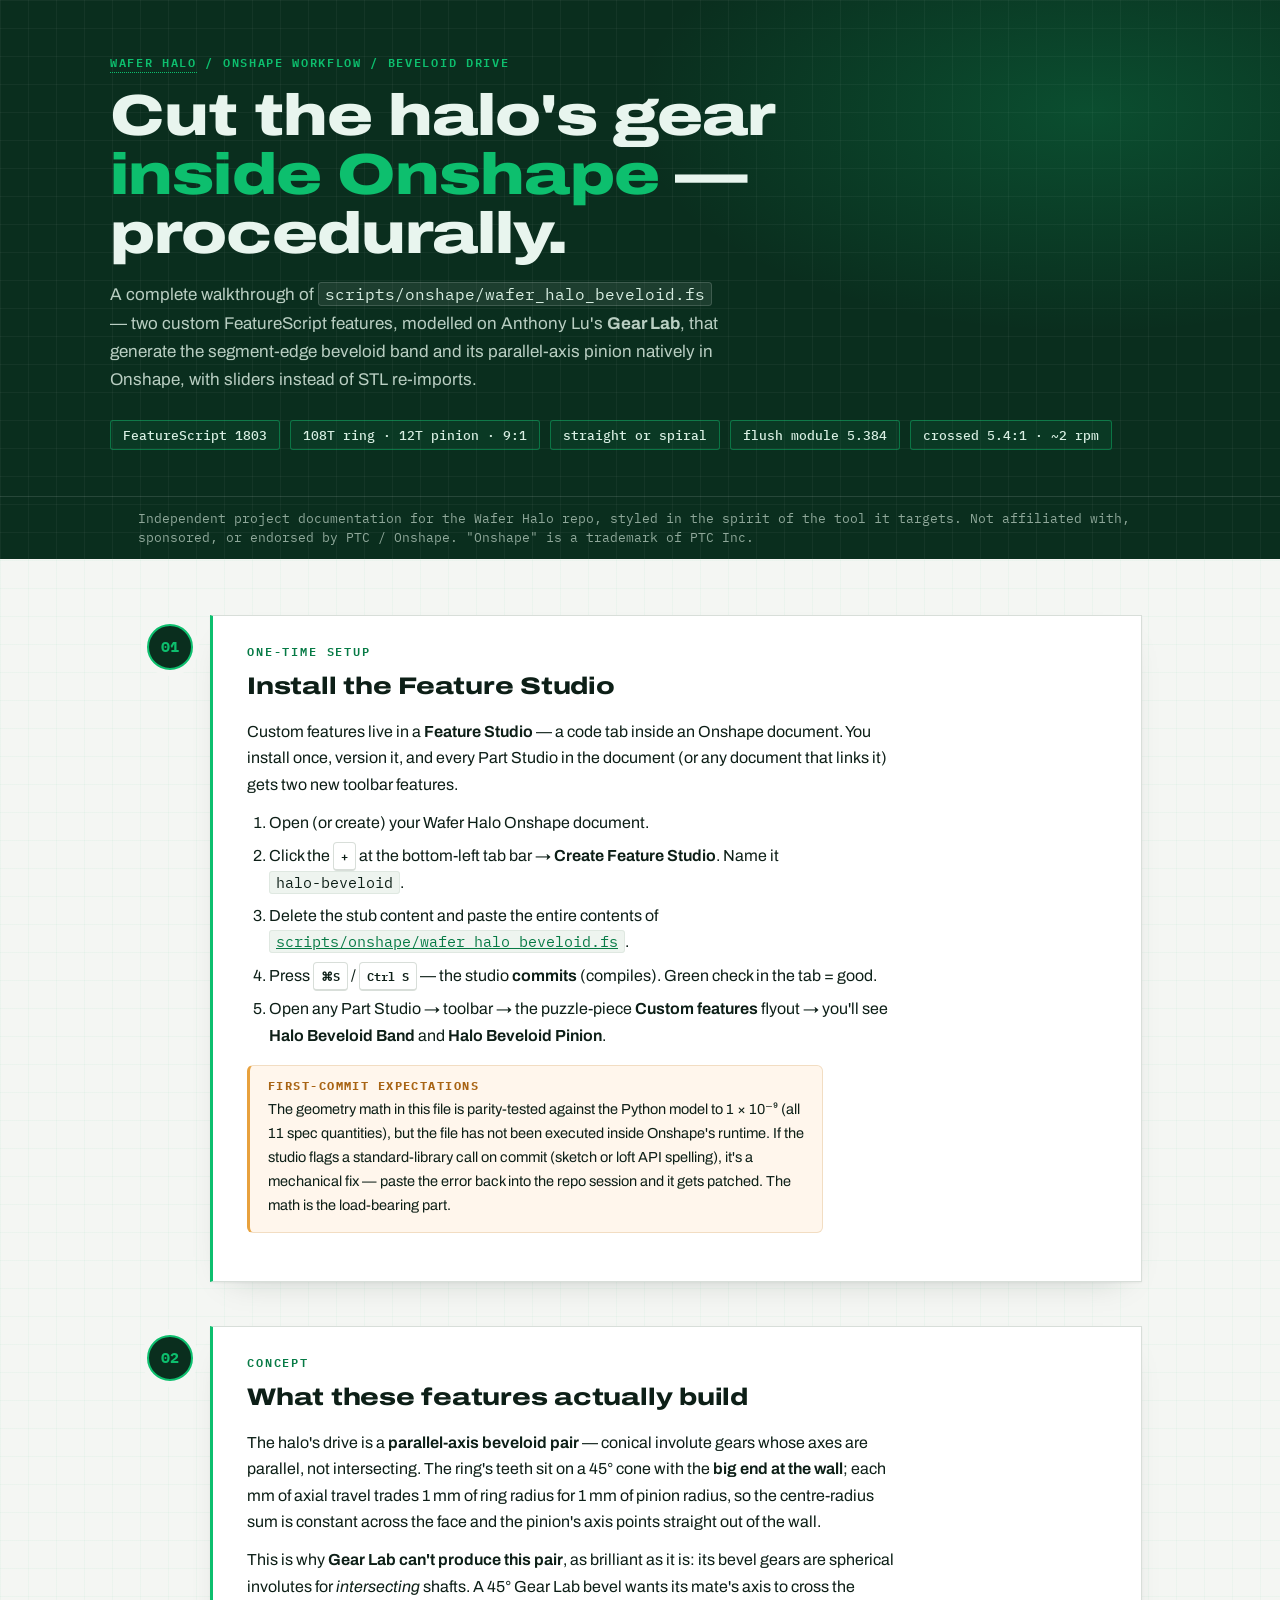
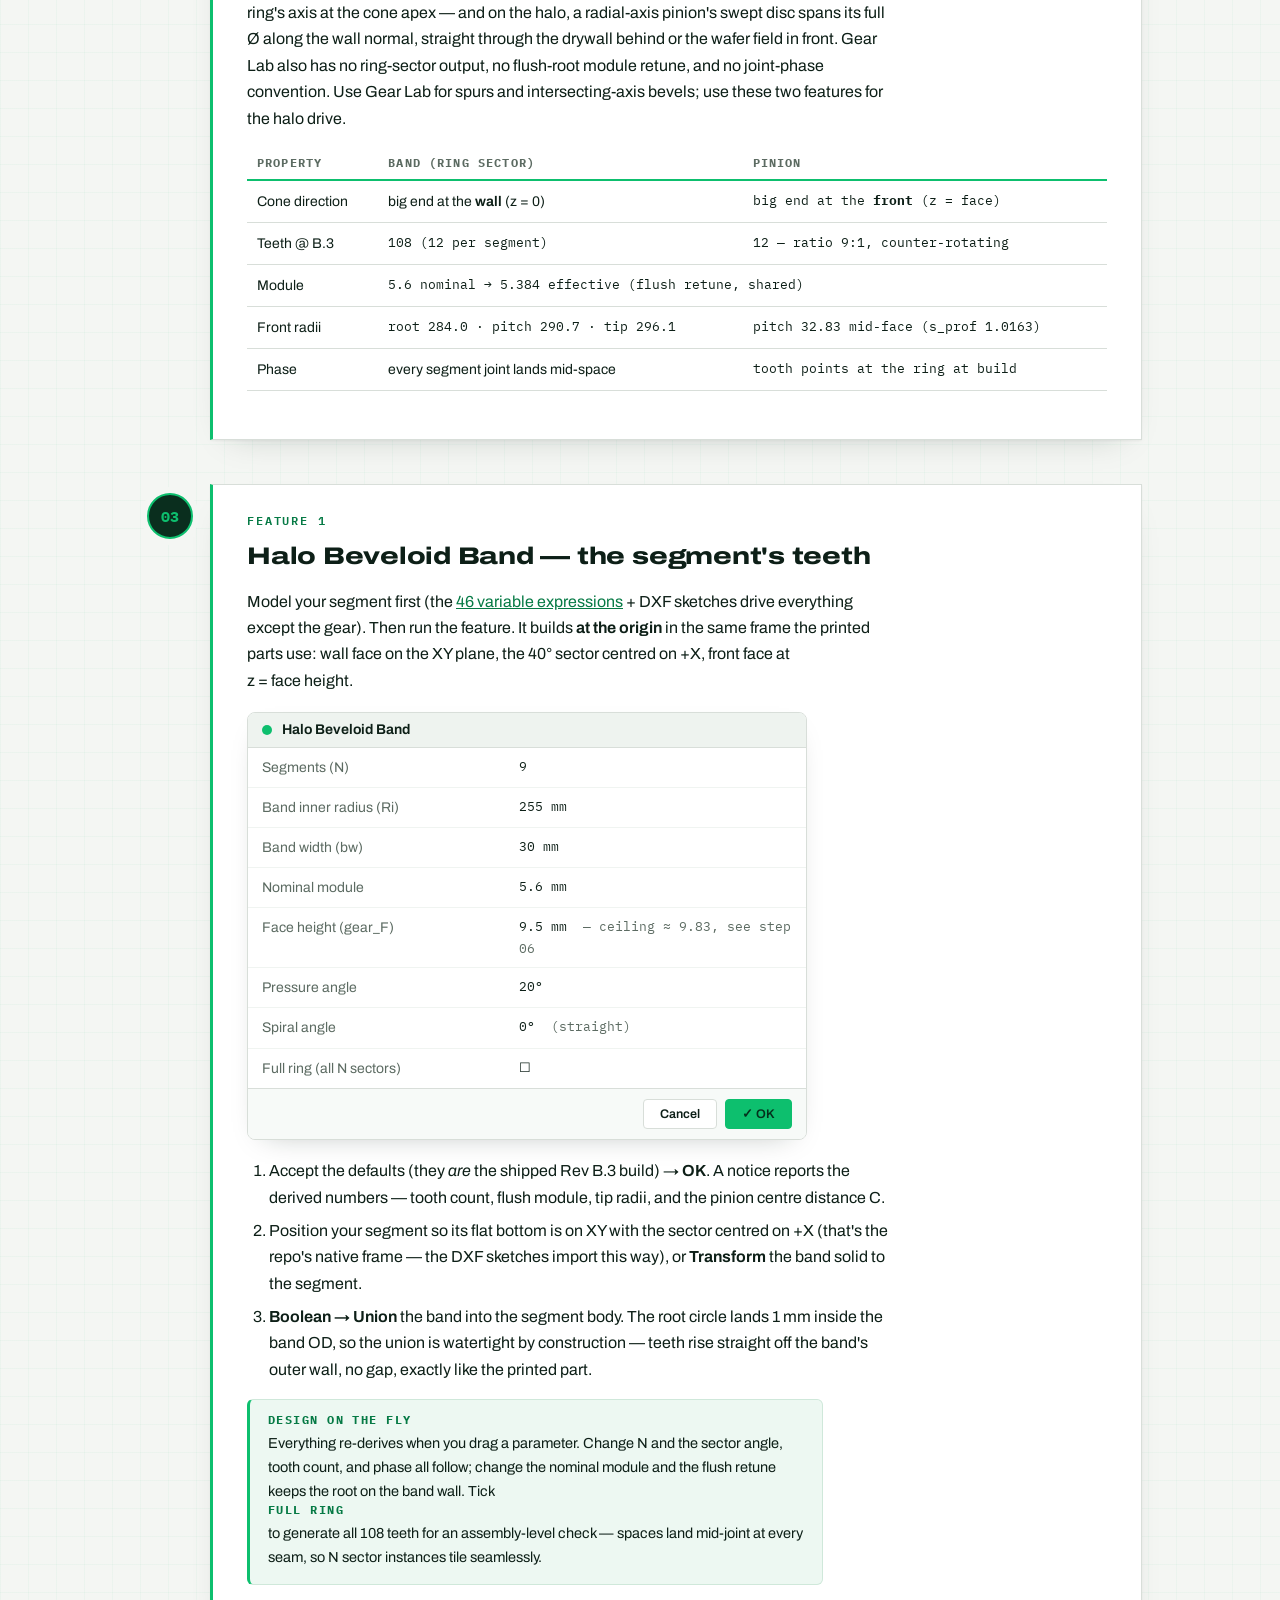
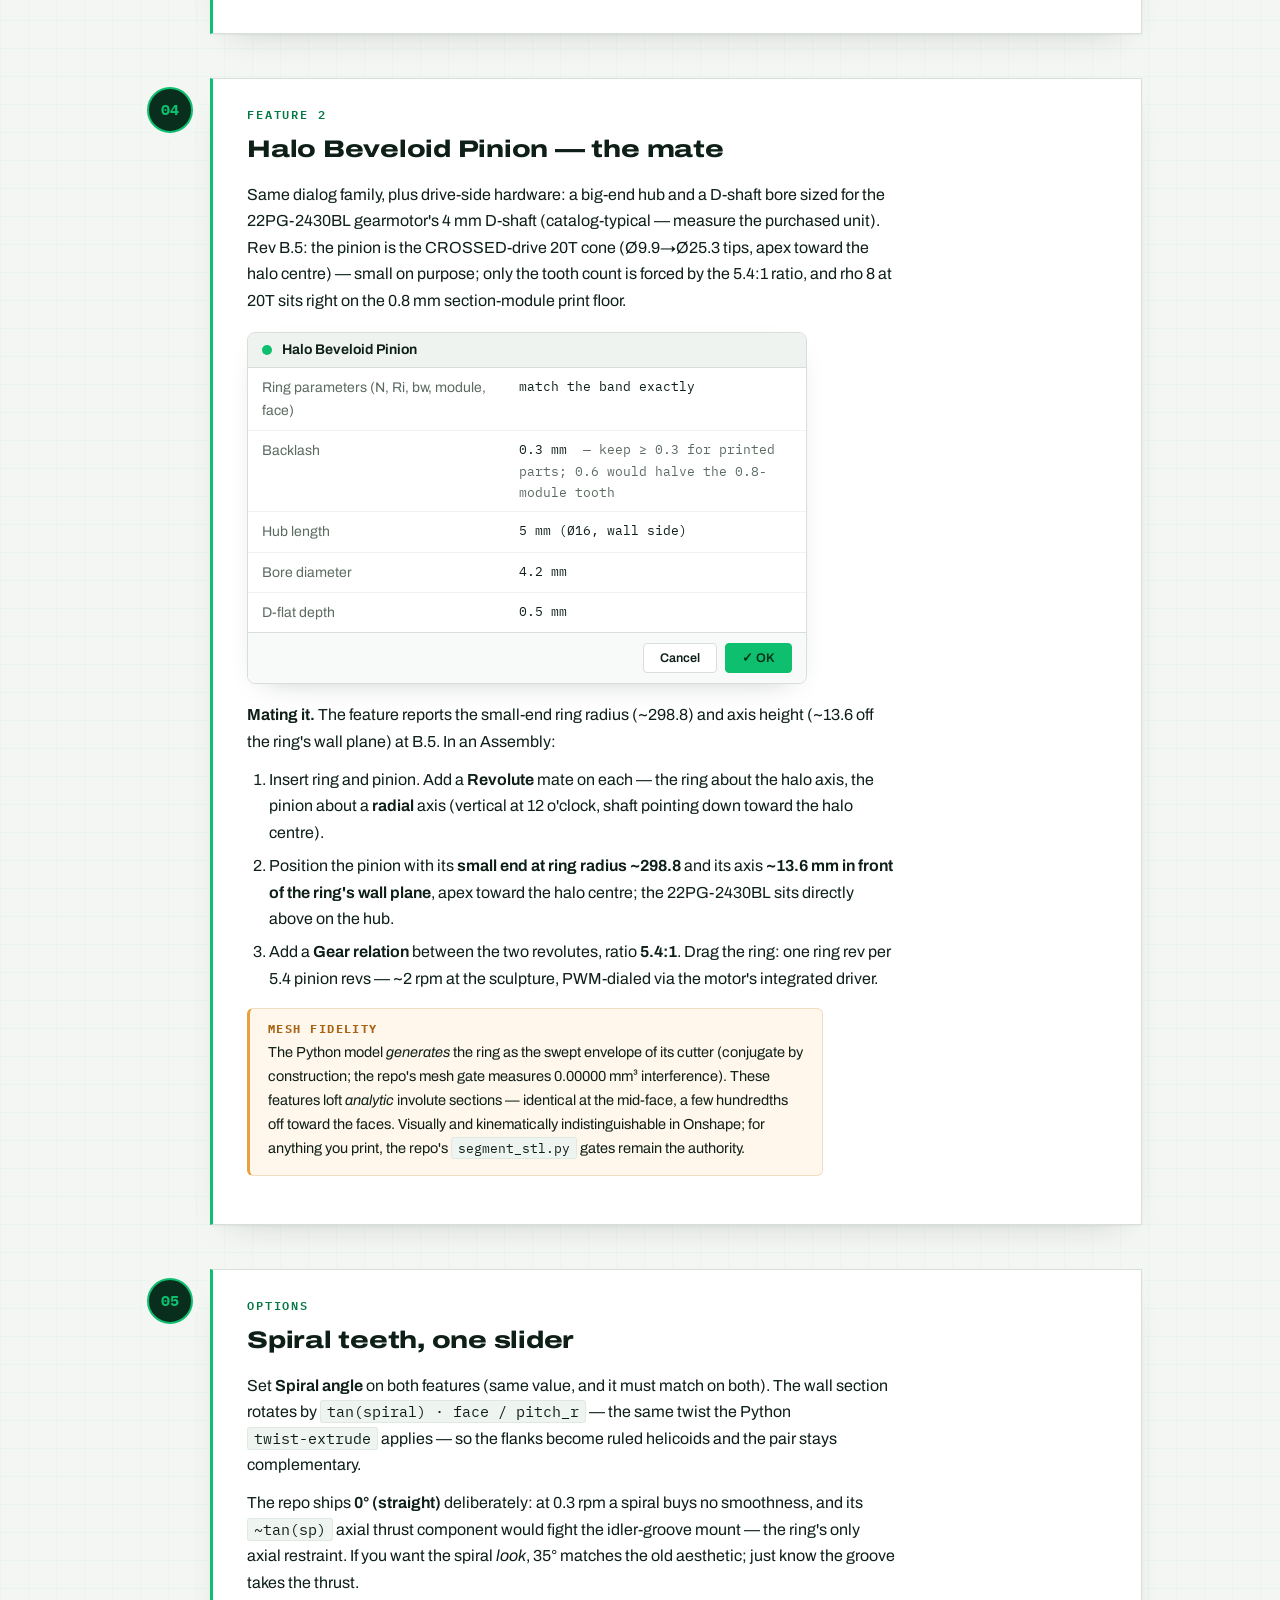
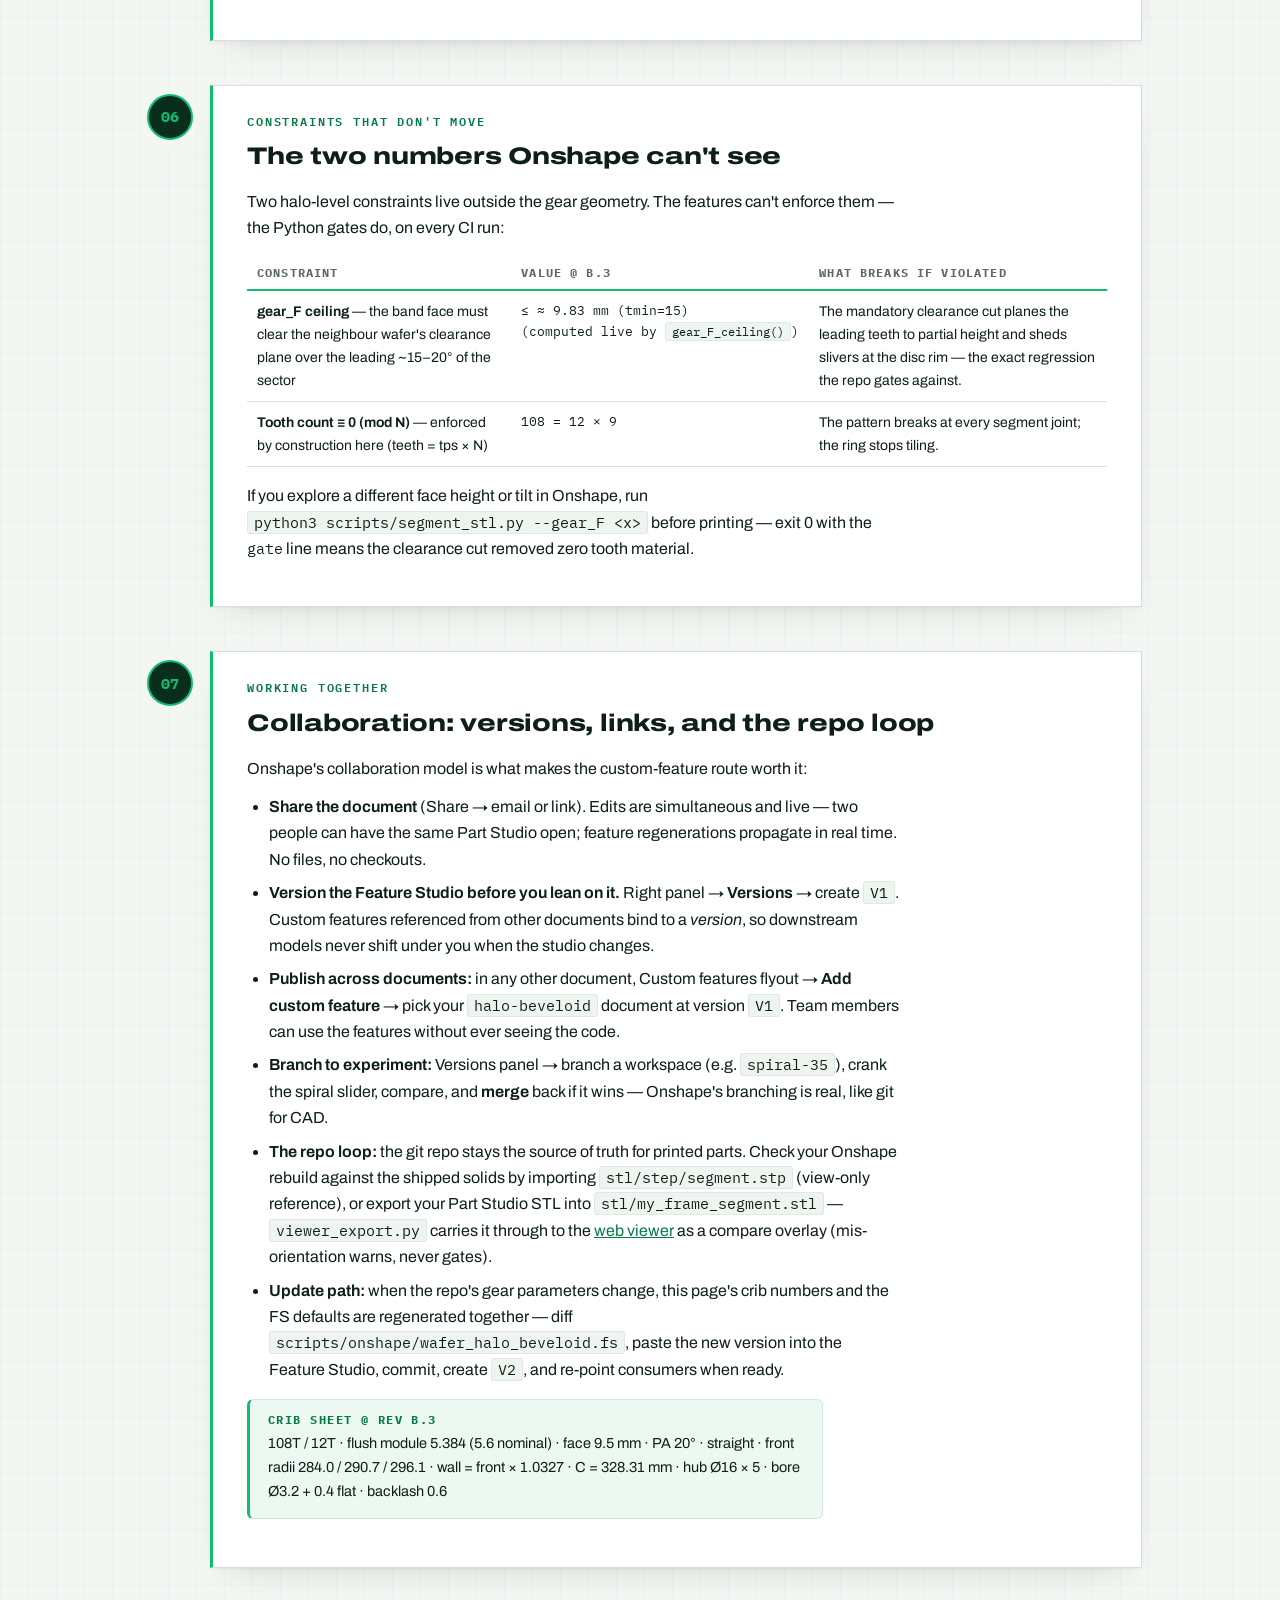
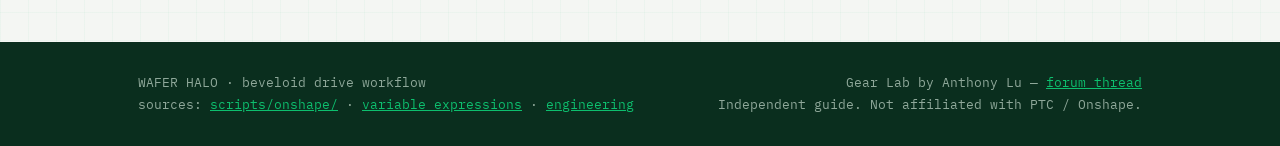
<file: docs/onshape-guide.html>
<!DOCTYPE html>
<html lang="en">
<head>
<meta charset="UTF-8">
<meta name="viewport" content="width=device-width, initial-scale=1.0">
<title>Wafer Halo × Onshape — Beveloid Drive Workflow Guide</title>
<link rel="preconnect" href="https://fonts.googleapis.com">
<link href="https://fonts.googleapis.com/css2?family=Archivo:wdth,wght@125,500..900&family=Archivo:wght@400;500;600&family=IBM+Plex+Mono:wght@400;500;600&display=swap" rel="stylesheet">
<style>
:root{
  --ink:#0d1f17;          /* near-black green-cast */
  --paper:#f4f6f3;        /* warm paper */
  --panel:#ffffff;
  --os-green:#0dbf6e;     /* Onshape-family green accent */
  --os-deep:#067a45;
  --os-dark:#0a2e1e;
  --line:#d8ded9;
  --dim:#5c6b62;
  --mono:'IBM Plex Mono',monospace;
  --disp:'Archivo',sans-serif;
}
*{margin:0;padding:0;box-sizing:border-box}
html{scroll-behavior:smooth}
body{
  font:16px/1.65 var(--disp);
  font-variation-settings:'wdth' 100;
  color:var(--ink);
  background:
    linear-gradient(rgba(13,191,110,0.035) 1px, transparent 1px),
    linear-gradient(90deg, rgba(13,191,110,0.035) 1px, transparent 1px),
    var(--paper);
  background-size:28px 28px, 28px 28px, auto;
}
.wrap{max-width:1060px;margin:0 auto;padding:0 28px}

/* ---------- masthead ---------- */
header{
  background:var(--os-dark);
  color:#e8f5ee;
  position:relative;
  overflow:hidden;
}
header::after{
  content:"";position:absolute;inset:0;
  background:
    radial-gradient(700px 340px at 85% 20%, rgba(13,191,110,.22), transparent 65%),
    linear-gradient(rgba(255,255,255,0.04) 1px, transparent 1px),
    linear-gradient(90deg, rgba(255,255,255,0.04) 1px, transparent 1px);
  background-size:auto, 28px 28px, 28px 28px;
  pointer-events:none;
}
.mast{position:relative;z-index:1;padding:56px 0 46px}
.crumb{font:600 12px/1 var(--mono);letter-spacing:.14em;text-transform:uppercase;color:var(--os-green);margin-bottom:18px}
.crumb a{color:inherit;text-decoration:none;border-bottom:1px dotted}
h1{
  font-family:var(--disp);
  font-variation-settings:'wdth' 125;
  font-weight:850;
  font-size:clamp(34px,5.4vw,58px);
  line-height:1.02;
  letter-spacing:-0.015em;
  max-width:15ch;
}
h1 em{font-style:normal;color:var(--os-green)}
.sub{max-width:62ch;margin-top:18px;color:#b9cec2;font-size:17px}
.badge-row{display:flex;gap:10px;flex-wrap:wrap;margin-top:26px}
.badge{
  font:500 12.5px/1 var(--mono);
  padding:8px 12px;border:1px solid rgba(13,191,110,.45);
  border-radius:3px;color:#d9efe3;background:rgba(13,191,110,.08);
}
.notaffil{
  position:relative;z-index:1;
  border-top:1px solid rgba(255,255,255,.12);
  padding:12px 0;font:400 12.5px/1.5 var(--mono);color:#8fa89a;
}

/* ---------- step rail layout ---------- */
main{display:grid;grid-template-columns:64px 1fr;gap:0;margin:56px auto 0}
.rail{position:relative}
.rail::before{content:"";position:absolute;left:31px;top:0;bottom:0;width:2px;
  background:repeating-linear-gradient(var(--os-green) 0 10px, transparent 10px 18px);opacity:.5}
section.step{display:contents}
.knob{
  position:sticky;top:24px;align-self:start;
  width:64px;height:64px;display:grid;place-items:center;
  z-index:2;
}
.knob i{
  font:800 15px/1 var(--mono);font-style:normal;
  width:46px;height:46px;border-radius:50%;
  display:grid;place-items:center;
  background:var(--os-dark);color:var(--os-green);
  border:2px solid var(--os-green);
  box-shadow:0 0 0 6px var(--paper);
}
.card{
  background:var(--panel);
  border:1px solid var(--line);
  border-left:3px solid var(--os-green);
  margin:0 0 44px 8px;
  padding:30px 34px 32px;
  box-shadow:0 1px 2px rgba(13,31,23,.05), 0 14px 34px -22px rgba(13,31,23,.25);
  animation:rise .5s ease both;
}
@keyframes rise{from{opacity:0;transform:translateY(14px)}to{opacity:1;transform:none}}
.card:nth-of-type(odd){animation-delay:.05s}
h2{
  font-variation-settings:'wdth' 125;font-weight:800;
  font-size:24px;letter-spacing:-.01em;margin-bottom:4px;
}
.kicker{font:600 11.5px/1 var(--mono);letter-spacing:.16em;text-transform:uppercase;color:var(--os-deep);margin-bottom:10px}
.card p{margin:12px 0;max-width:72ch}
.card p+p{margin-top:10px}
.card ol,.card ul{margin:12px 0 12px 22px;max-width:70ch}
.card li{margin:7px 0}
.card b{font-weight:650}
code,.mono{font-family:var(--mono);font-size:.92em}
code{background:#eef4ef;border:1px solid #dfe8e1;border-radius:3px;padding:1px 6px;white-space:nowrap}
pre{
  font:13.5px/1.6 var(--mono);
  background:var(--os-dark);color:#cfe9db;
  border-radius:6px;padding:18px 20px;margin:14px 0;
  overflow-x:auto;
}
pre .g{color:var(--os-green)}
pre .c{color:#6f8f7e}
a{color:var(--os-deep)}

/* ---------- mock feature dialog ---------- */
.dlg{
  border:1px solid var(--line);border-radius:8px;overflow:hidden;
  margin:18px 0;max-width:560px;
  box-shadow:0 10px 28px -18px rgba(13,31,23,.35);
  background:var(--panel);
}
.dlg-head{
  display:flex;align-items:center;gap:10px;
  background:#eef3ef;
  border-bottom:1px solid var(--line);
  padding:10px 14px;font:650 14px/1 var(--disp);
}
.dlg-head .dot{width:10px;height:10px;border-radius:50%;background:var(--os-green)}
.dlg table{width:100%;border-collapse:collapse;font-size:14px}
.dlg td{padding:8px 14px;border-bottom:1px solid #f0f4f1;vertical-align:top}
.dlg td:first-child{color:var(--dim);width:46%}
.dlg td:last-child{font-family:var(--mono);font-size:13px}
.dlg tr:last-child td{border-bottom:none}
.dlg-foot{display:flex;gap:8px;justify-content:flex-end;padding:10px 14px;background:#f7faf8;border-top:1px solid var(--line)}
.btn{font:600 12.5px/1 var(--disp);padding:8px 16px;border-radius:4px;border:1px solid var(--line);background:#fff}
.btn.ok{background:var(--os-green);border-color:var(--os-green);color:#04301c}

/* ---------- callouts + tables ---------- */
.warn,.tip{
  border-radius:6px;padding:14px 18px;margin:16px 0;font-size:14.5px;max-width:72ch;
}
.warn{background:#fff6ec;border:1px solid #f2ddc2;border-left:3px solid #e8a13d}
.tip{background:#edf8f2;border:1px solid #cfe8da;border-left:3px solid var(--os-green)}
.warn b,.tip b{display:block;font:700 12px/1 var(--mono);letter-spacing:.12em;text-transform:uppercase;margin-bottom:6px}
.warn b{color:#a86414}.tip b{color:var(--os-deep)}
table.data{width:100%;border-collapse:collapse;margin:16px 0;font-size:14px}
table.data th{
  text-align:left;font:700 11.5px/1.3 var(--mono);letter-spacing:.1em;text-transform:uppercase;
  color:var(--dim);border-bottom:2px solid var(--os-green);padding:8px 10px;
}
table.data td{padding:9px 10px;border-bottom:1px solid var(--line);vertical-align:top}
table.data td.n{font-family:var(--mono);font-size:13px;white-space:nowrap}
kbd{
  font:600 12px/1 var(--mono);background:#fff;border:1px solid var(--line);
  border-bottom-width:2px;border-radius:4px;padding:3px 7px;
}

/* ---------- footer ---------- */
footer{
  margin-top:30px;background:var(--os-dark);color:#8fa89a;
  font:400 13px/1.7 var(--mono);
}
footer .wrap{padding:30px 28px;display:flex;justify-content:space-between;gap:20px;flex-wrap:wrap}
footer a{color:var(--os-green)}
@media (max-width:720px){
  main{grid-template-columns:1fr}
  .knob{display:none}
  .card{margin-left:0}
  .rail::before{display:none}
}
</style>
</head>
<body>

<header>
  <div class="wrap mast">
    <div class="crumb"><a href="index.html">WAFER&nbsp;HALO</a> / ONSHAPE WORKFLOW / BEVELOID DRIVE</div>
    <h1>Cut the halo's gear <em>inside Onshape</em> — procedurally.</h1>
    <p class="sub">A complete walkthrough of <code style="background:rgba(255,255,255,.08);border-color:rgba(255,255,255,.15);color:#d9efe3">scripts/onshape/wafer_halo_beveloid.fs</code> —
    two custom FeatureScript features, modelled on Anthony Lu's <b>Gear Lab</b>, that generate the segment-edge
    beveloid band and its parallel-axis pinion natively in Onshape, with sliders instead of STL re-imports.</p>
    <div class="badge-row">
      <span class="badge">FeatureScript 1803</span>
      <span class="badge">108T ring · 12T pinion · 9:1</span>
      <span class="badge">straight or spiral</span>
      <span class="badge">flush module 5.384</span>
      <span class="badge">crossed 5.4:1 · ~2 rpm</span>
    </div>
  </div>
  <div class="notaffil"><div class="wrap">Independent project documentation for the Wafer Halo repo, styled in the spirit of the tool it targets. Not affiliated with, sponsored, or endorsed by PTC / Onshape. "Onshape" is a trademark of PTC Inc.</div></div>
</header>

<div class="wrap">
<main>

  <!-- STEP 1 -->
  <div class="knob"><i>01</i></div>
  <div class="card">
    <div class="kicker">One-time setup</div>
    <h2>Install the Feature Studio</h2>
    <p>Custom features live in a <b>Feature Studio</b> — a code tab inside an Onshape document. You install once, version it, and every Part Studio in the document (or any document that links it) gets two new toolbar features.</p>
    <ol>
      <li>Open (or create) your Wafer Halo Onshape document.</li>
      <li>Click the <kbd>+</kbd> at the bottom-left tab bar → <b>Create Feature Studio</b>. Name it <code>halo-beveloid</code>.</li>
      <li>Delete the stub content and paste the entire contents of <a href="https://github.com/JimothyJohn/wafer-flower/blob/master/scripts/onshape/wafer_halo_beveloid.fs"><code>scripts/onshape/wafer_halo_beveloid.fs</code></a>.</li>
      <li>Press <kbd>⌘S</kbd> / <kbd>Ctrl S</kbd> — the studio <b>commits</b> (compiles). Green check in the tab = good.</li>
      <li>Open any Part Studio → toolbar → the puzzle-piece <b>Custom features</b> flyout → you'll see <b>Halo Beveloid Band</b> and <b>Halo Beveloid Pinion</b>.</li>
    </ol>
    <div class="warn"><b>First-commit expectations</b>
    The geometry math in this file is parity-tested against the Python model to 1&nbsp;×&nbsp;10⁻⁹ (all 11 spec quantities), but the file has not been executed inside Onshape's runtime. If the studio flags a standard-library call on commit (sketch or loft API spelling), it's a mechanical fix — paste the error back into the repo session and it gets patched. The math is the load-bearing part.</div>
  </div>

  <!-- STEP 2 -->
  <div class="knob"><i>02</i></div>
  <div class="card">
    <div class="kicker">Concept</div>
    <h2>What these features actually build</h2>
    <p>The halo's drive is a <b>parallel-axis beveloid pair</b> — conical involute gears whose axes are parallel, not intersecting. The ring's teeth sit on a 45° cone with the <b>big end at the wall</b>; each mm of axial travel trades 1&nbsp;mm of ring radius for 1&nbsp;mm of pinion radius, so the centre-radius sum is constant across the face and the pinion's axis points straight out of the wall.</p>
    <p>This is why <b>Gear Lab can't produce this pair</b>, as brilliant as it is: its bevel gears are spherical involutes for <i>intersecting</i> shafts. A 45° Gear Lab bevel wants its mate's axis to cross the ring's axis at the cone apex — and on the halo, a radial-axis pinion's swept disc spans its full Ø along the wall normal, straight through the drywall behind or the wafer field in front. Gear Lab also has no ring-sector output, no flush-root module retune, and no joint-phase convention. Use Gear Lab for spurs and intersecting-axis bevels; use these two features for the halo drive.</p>
    <table class="data">
      <tr><th>Property</th><th>Band (ring sector)</th><th>Pinion</th></tr>
      <tr><td>Cone direction</td><td>big end at the <b>wall</b> (z = 0)</td><td class="n">big end at the <b>front</b> (z = face)</td></tr>
      <tr><td>Teeth @ B.3</td><td class="n">108 (12 per segment)</td><td class="n">12 — ratio 9:1, counter-rotating</td></tr>
      <tr><td>Module</td><td class="n" colspan="2">5.6 nominal → 5.384 effective (flush retune, shared)</td></tr>
      <tr><td>Front radii</td><td class="n">root 284.0 · pitch 290.7 · tip 296.1</td><td class="n">pitch 32.83 mid-face (s_prof 1.0163)</td></tr>
      <tr><td>Phase</td><td>every segment joint lands mid-space</td><td class="n">tooth points at the ring at build</td></tr>
    </table>
  </div>

  <!-- STEP 3 -->
  <div class="knob"><i>03</i></div>
  <div class="card">
    <div class="kicker">Feature 1</div>
    <h2>Halo Beveloid Band — the segment's teeth</h2>
    <p>Model your segment first (the <a href="onshape-variables.html">46 variable expressions</a> + DXF sketches drive everything except the gear). Then run the feature. It builds <b>at the origin</b> in the same frame the printed parts use: wall face on the XY plane, the 40° sector centred on +X, front face at z&nbsp;=&nbsp;face&nbsp;height.</p>
    <div class="dlg">
      <div class="dlg-head"><span class="dot"></span>Halo Beveloid Band</div>
      <table>
        <tr><td>Segments (N)</td><td>9</td></tr>
        <tr><td>Band inner radius (Ri)</td><td>255 mm</td></tr>
        <tr><td>Band width (bw)</td><td>30 mm</td></tr>
        <tr><td>Nominal module</td><td>5.6 mm</td></tr>
        <tr><td>Face height (gear_F)</td><td>9.5 mm &nbsp;<span style="color:var(--dim)">— ceiling ≈ 9.83, see step 06</span></td></tr>
        <tr><td>Pressure angle</td><td>20°</td></tr>
        <tr><td>Spiral angle</td><td>0° &nbsp;<span style="color:var(--dim)">(straight)</span></td></tr>
        <tr><td>Full ring (all N sectors)</td><td>☐</td></tr>
      </table>
      <div class="dlg-foot"><span class="btn">Cancel</span><span class="btn ok">✓ OK</span></div>
    </div>
    <ol>
      <li>Accept the defaults (they <i>are</i> the shipped Rev B.3 build) → <b>OK</b>. A notice reports the derived numbers — tooth count, flush module, tip radii, and the pinion centre distance C.</li>
      <li>Position your segment so its flat bottom is on XY with the sector centred on +X (that's the repo's native frame — the DXF sketches import this way), or <b>Transform</b> the band solid to the segment.</li>
      <li><b>Boolean → Union</b> the band into the segment body. The root circle lands 1 mm inside the band OD, so the union is watertight by construction — teeth rise straight off the band's outer wall, no gap, exactly like the printed part.</li>
    </ol>
    <div class="tip"><b>Design on the fly</b>
    Everything re-derives when you drag a parameter. Change N and the sector angle, tooth count, and phase all follow; change the nominal module and the flush retune keeps the root on the band wall. Tick <b>Full ring</b> to generate all 108 teeth for an assembly-level check — spaces land mid-joint at every seam, so N sector instances tile seamlessly.</div>
  </div>

  <!-- STEP 4 -->
  <div class="knob"><i>04</i></div>
  <div class="card">
    <div class="kicker">Feature 2</div>
    <h2>Halo Beveloid Pinion — the mate</h2>
    <p>Same dialog family, plus drive-side hardware: a big-end hub and a D-shaft bore sized for the 22PG-2430BL gearmotor's 4&nbsp;mm D-shaft (catalog-typical — measure the purchased unit). Rev B.5: the pinion is the CROSSED-drive 20T cone (Ø9.9→Ø25.3 tips, apex toward the halo centre) — small on purpose; only the tooth count is forced by the 5.4:1 ratio, and rho&nbsp;8 at 20T sits right on the 0.8&nbsp;mm section-module print floor.</p>
    <div class="dlg">
      <div class="dlg-head"><span class="dot"></span>Halo Beveloid Pinion</div>
      <table>
        <tr><td>Ring parameters (N, Ri, bw, module, face)</td><td>match the band exactly</td></tr>
        <tr><td>Backlash</td><td>0.3 mm &nbsp;<span style="color:var(--dim)">— keep ≥ 0.3 for printed parts; 0.6 would halve the 0.8-module tooth</span></td></tr>
        <tr><td>Hub length</td><td>5 mm (Ø16, wall side)</td></tr>
        <tr><td>Bore diameter</td><td>4.2 mm</td></tr>
        <tr><td>D-flat depth</td><td>0.5 mm</td></tr>
      </table>
      <div class="dlg-foot"><span class="btn">Cancel</span><span class="btn ok">✓ OK</span></div>
    </div>
    <p><b>Mating it.</b> The feature reports the small-end ring radius (~298.8) and axis height (~13.6 off the ring's wall plane) at B.5. In an Assembly:</p>
    <ol>
      <li>Insert ring and pinion. Add a <b>Revolute</b> mate on each — the ring about the halo axis, the pinion about a <b>radial</b> axis (vertical at 12 o'clock, shaft pointing down toward the halo centre).</li>
      <li>Position the pinion with its <b>small end at ring radius ~298.8</b> and its axis <b>~13.6 mm in front of the ring's wall plane</b>, apex toward the halo centre; the 22PG-2430BL sits directly above on the hub.</li>
      <li>Add a <b>Gear relation</b> between the two revolutes, ratio <b>5.4:1</b>. Drag the ring: one ring rev per 5.4 pinion revs — ~2 rpm at the sculpture, PWM-dialed via the motor's integrated driver.</li>
    </ol>
    <div class="warn"><b>Mesh fidelity</b>
    The Python model <i>generates</i> the ring as the swept envelope of its cutter (conjugate by construction; the repo's mesh gate measures 0.00000&nbsp;mm³ interference). These features loft <i>analytic</i> involute sections — identical at the mid-face, a few hundredths off toward the faces. Visually and kinematically indistinguishable in Onshape; for anything you print, the repo's <code>segment_stl.py</code> gates remain the authority.</div>
  </div>

  <!-- STEP 5 -->
  <div class="knob"><i>05</i></div>
  <div class="card">
    <div class="kicker">Options</div>
    <h2>Spiral teeth, one slider</h2>
    <p>Set <b>Spiral angle</b> on both features (same value, and it must match on both). The wall section rotates by <code>tan(spiral) · face / pitch_r</code> — the same twist the Python <code>twist-extrude</code> applies — so the flanks become ruled helicoids and the pair stays complementary.</p>
    <p>The repo ships <b>0° (straight)</b> deliberately: at 0.3 rpm a spiral buys no smoothness, and its <code>~tan(sp)</code> axial thrust component would fight the idler-groove mount — the ring's only axial restraint. If you want the spiral <i>look</i>, 35° matches the old aesthetic; just know the groove takes the thrust.</p>
  </div>

  <!-- STEP 6 -->
  <div class="knob"><i>06</i></div>
  <div class="card">
    <div class="kicker">Constraints that don't move</div>
    <h2>The two numbers Onshape can't see</h2>
    <p>Two halo-level constraints live outside the gear geometry. The features can't enforce them — the Python gates do, on every CI run:</p>
    <table class="data">
      <tr><th>Constraint</th><th>Value @ B.3</th><th>What breaks if violated</th></tr>
      <tr><td><b>gear_F ceiling</b> — the band face must clear the neighbour wafer's clearance plane over the leading ~15–20° of the sector</td><td class="n">≤ ≈ 9.83 mm (tmin=15)<br>(computed live by <code>gear_F_ceiling()</code>)</td><td>The mandatory clearance cut planes the leading teeth to partial height and sheds slivers at the disc rim — the exact regression the repo gates against.</td></tr>
      <tr><td><b>Tooth count ≡ 0 (mod N)</b> — enforced by construction here (teeth = tps × N)</td><td class="n">108 = 12 × 9</td><td>The pattern breaks at every segment joint; the ring stops tiling.</td></tr>
    </table>
    <p>If you explore a different face height or tilt in Onshape, run <code>python3 scripts/segment_stl.py --gear_F &lt;x&gt;</code> before printing — exit 0 with the <span class="mono">gate</span> line means the clearance cut removed zero tooth material.</p>
  </div>

  <!-- STEP 7 -->
  <div class="knob"><i>07</i></div>
  <div class="card">
    <div class="kicker">Working together</div>
    <h2>Collaboration: versions, links, and the repo loop</h2>
    <p>Onshape's collaboration model is what makes the custom-feature route worth it:</p>
    <ul>
      <li><b>Share the document</b> (Share → email or link). Edits are simultaneous and live — two people can have the same Part Studio open; feature regenerations propagate in real time. No files, no checkouts.</li>
      <li><b>Version the Feature Studio before you lean on it.</b> Right panel → <b>Versions</b> → create <code>V1</code>. Custom features referenced from other documents bind to a <i>version</i>, so downstream models never shift under you when the studio changes.</li>
      <li><b>Publish across documents:</b> in any other document, Custom features flyout → <b>Add custom feature</b> → pick your <code>halo-beveloid</code> document at version <code>V1</code>. Team members can use the features without ever seeing the code.</li>
      <li><b>Branch to experiment:</b> Versions panel → branch a workspace (e.g. <code>spiral-35</code>), crank the spiral slider, compare, and <b>merge</b> back if it wins — Onshape's branching is real, like git for CAD.</li>
      <li><b>The repo loop:</b> the git repo stays the source of truth for printed parts. Check your Onshape rebuild against the shipped solids by importing <code>stl/step/segment.stp</code> (view-only reference), or export your Part Studio STL into <code>stl/my_frame_segment.stl</code> — <code>viewer_export.py</code> carries it through to the <a href="viewer.html">web viewer</a> as a compare overlay (mis-orientation warns, never gates).</li>
      <li><b>Update path:</b> when the repo's gear parameters change, this page's crib numbers and the FS defaults are regenerated together — diff <code>scripts/onshape/wafer_halo_beveloid.fs</code>, paste the new version into the Feature Studio, commit, create <code>V2</code>, and re-point consumers when ready.</li>
    </ul>
    <div class="tip"><b>Crib sheet @ Rev B.3</b>
    108T / 12T · flush module 5.384 (5.6 nominal) · face 9.5 mm · PA 20° · straight ·
    front radii 284.0 / 290.7 / 296.1 · wall = front × 1.0327 · C = 328.31 mm ·
    hub Ø16 × 5 · bore Ø3.2 + 0.4 flat · backlash 0.6</div>
  </div>

</main>
</div>

<footer>
  <div class="wrap">
    <div>WAFER HALO · beveloid drive workflow<br>
    sources: <a href="https://github.com/JimothyJohn/wafer-flower/tree/master/scripts/onshape">scripts/onshape/</a> · <a href="onshape-variables.html">variable expressions</a> · <a href="engineering.html">engineering</a></div>
    <div style="text-align:right">Gear Lab by Anthony Lu — <a href="https://forum.onshape.com/discussion/18686">forum thread</a><br>
    Independent guide. Not affiliated with PTC / Onshape.</div>
  </div>
</footer>

</body>
</html>
</file>
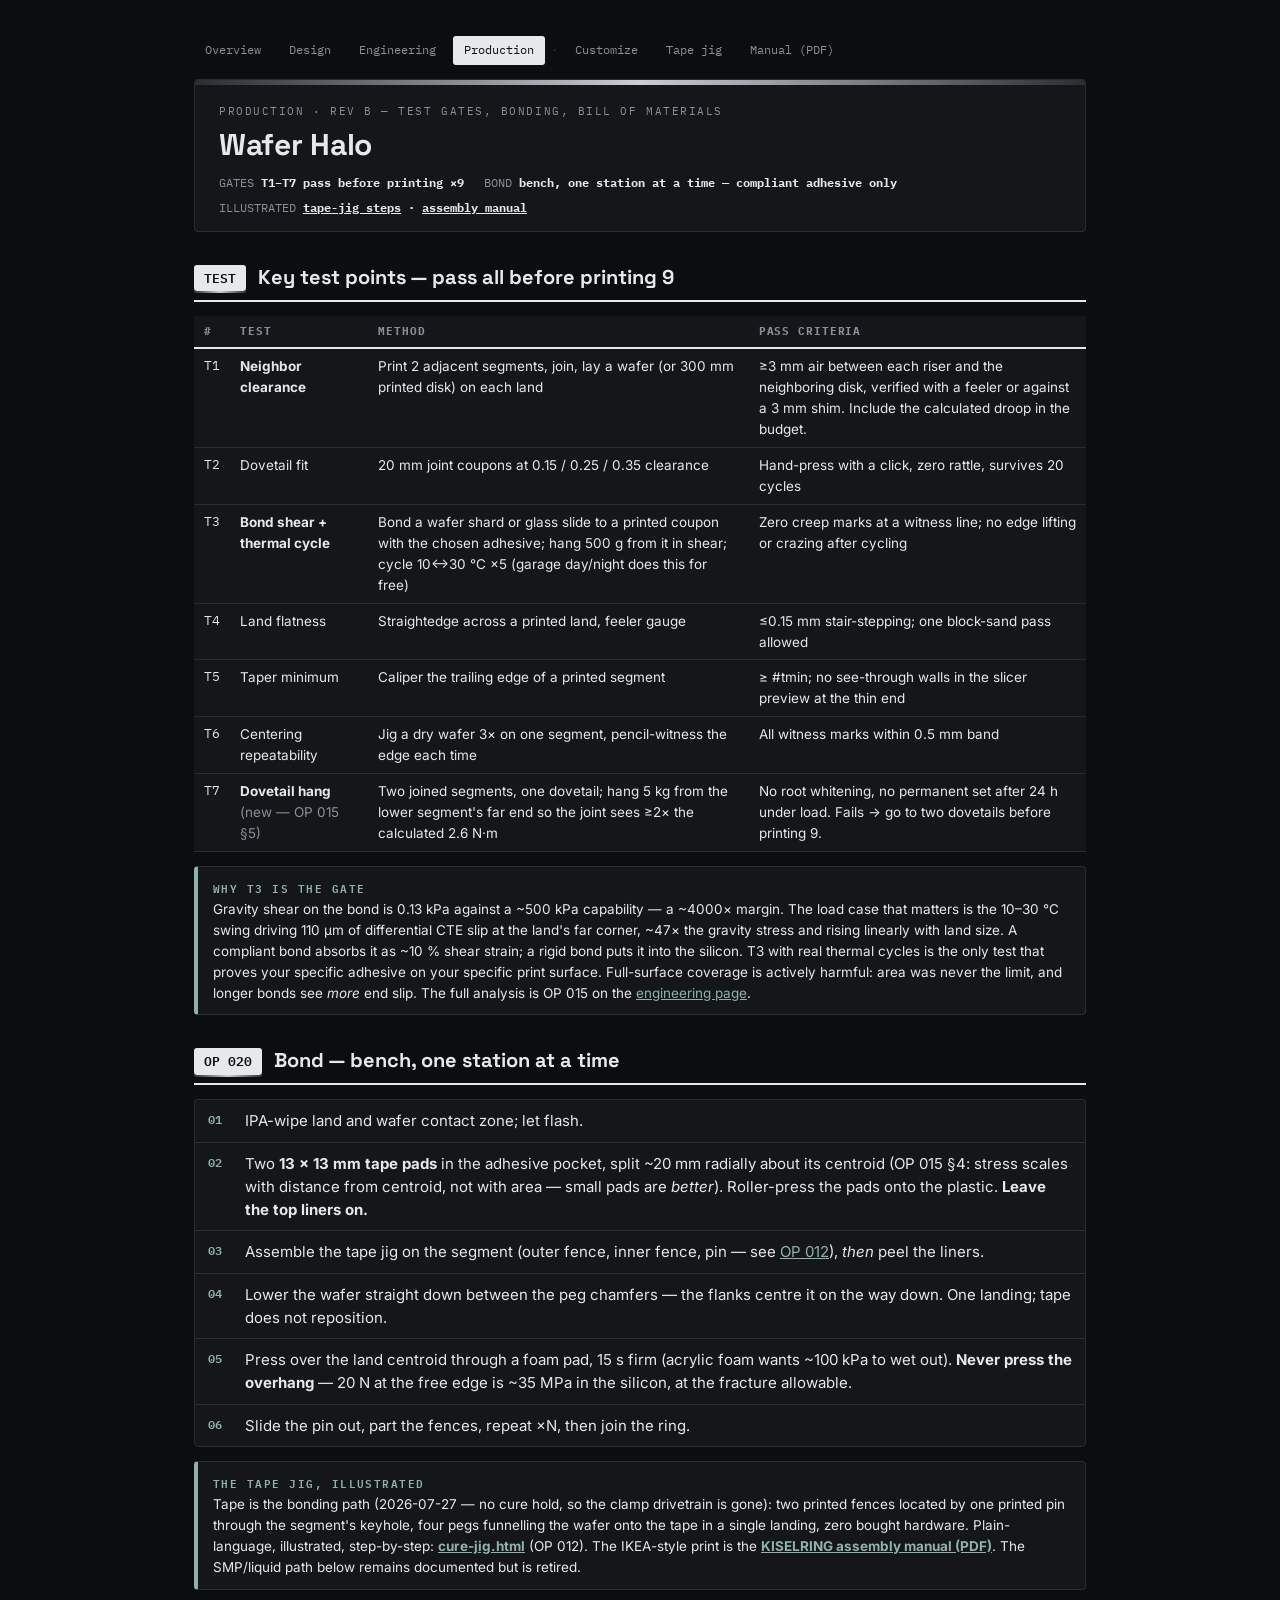
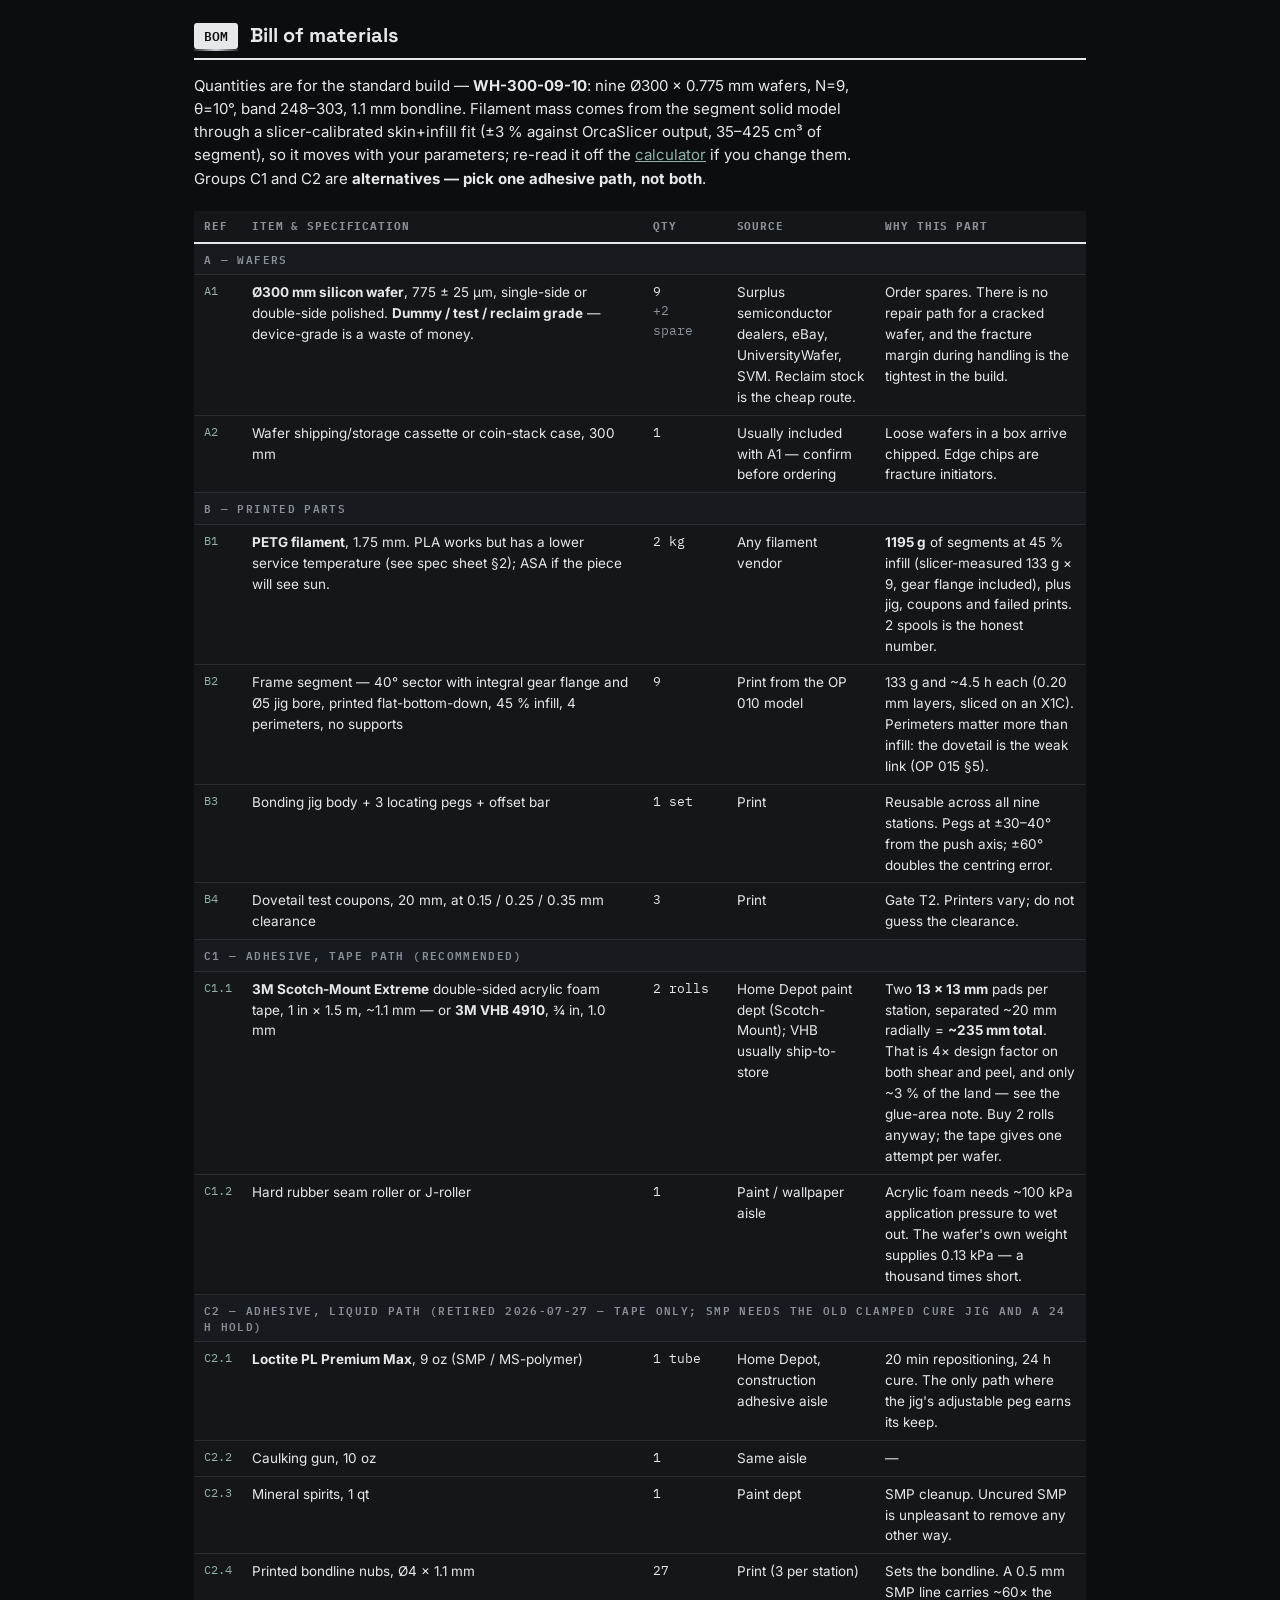
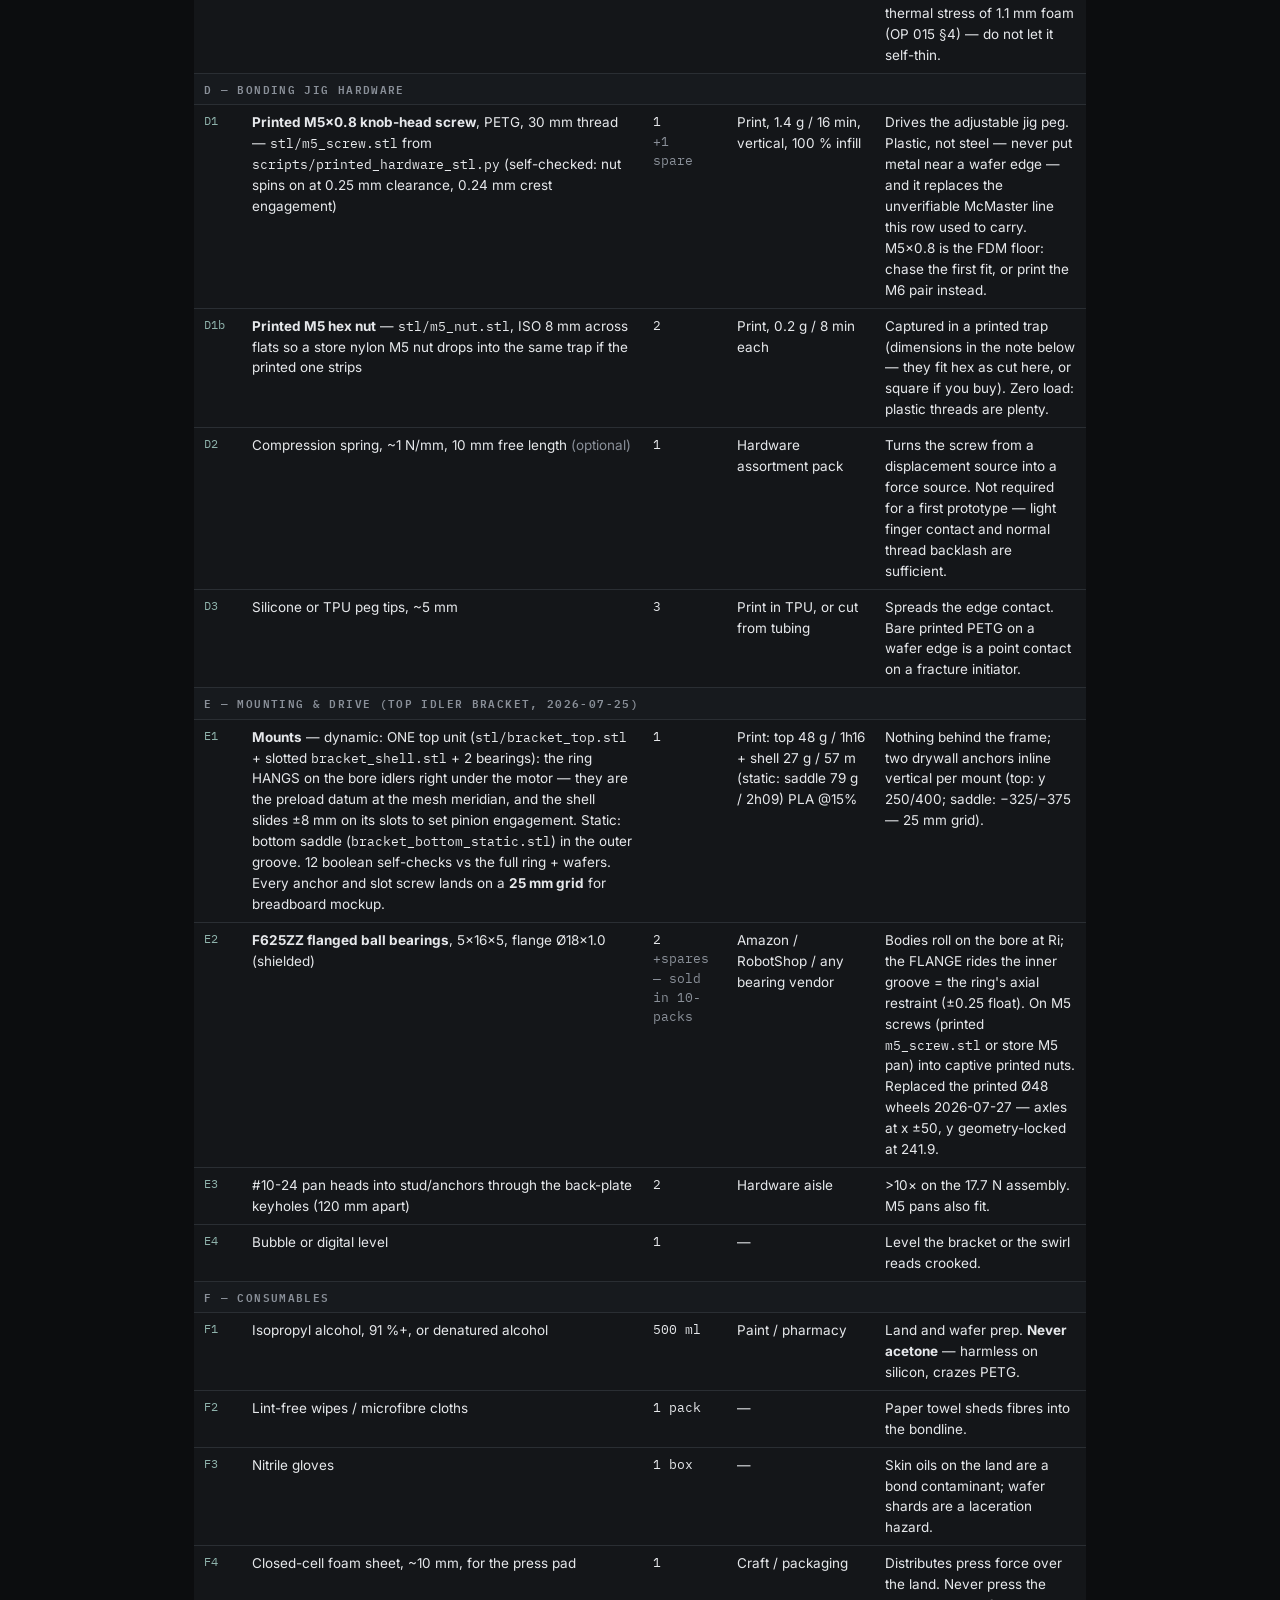
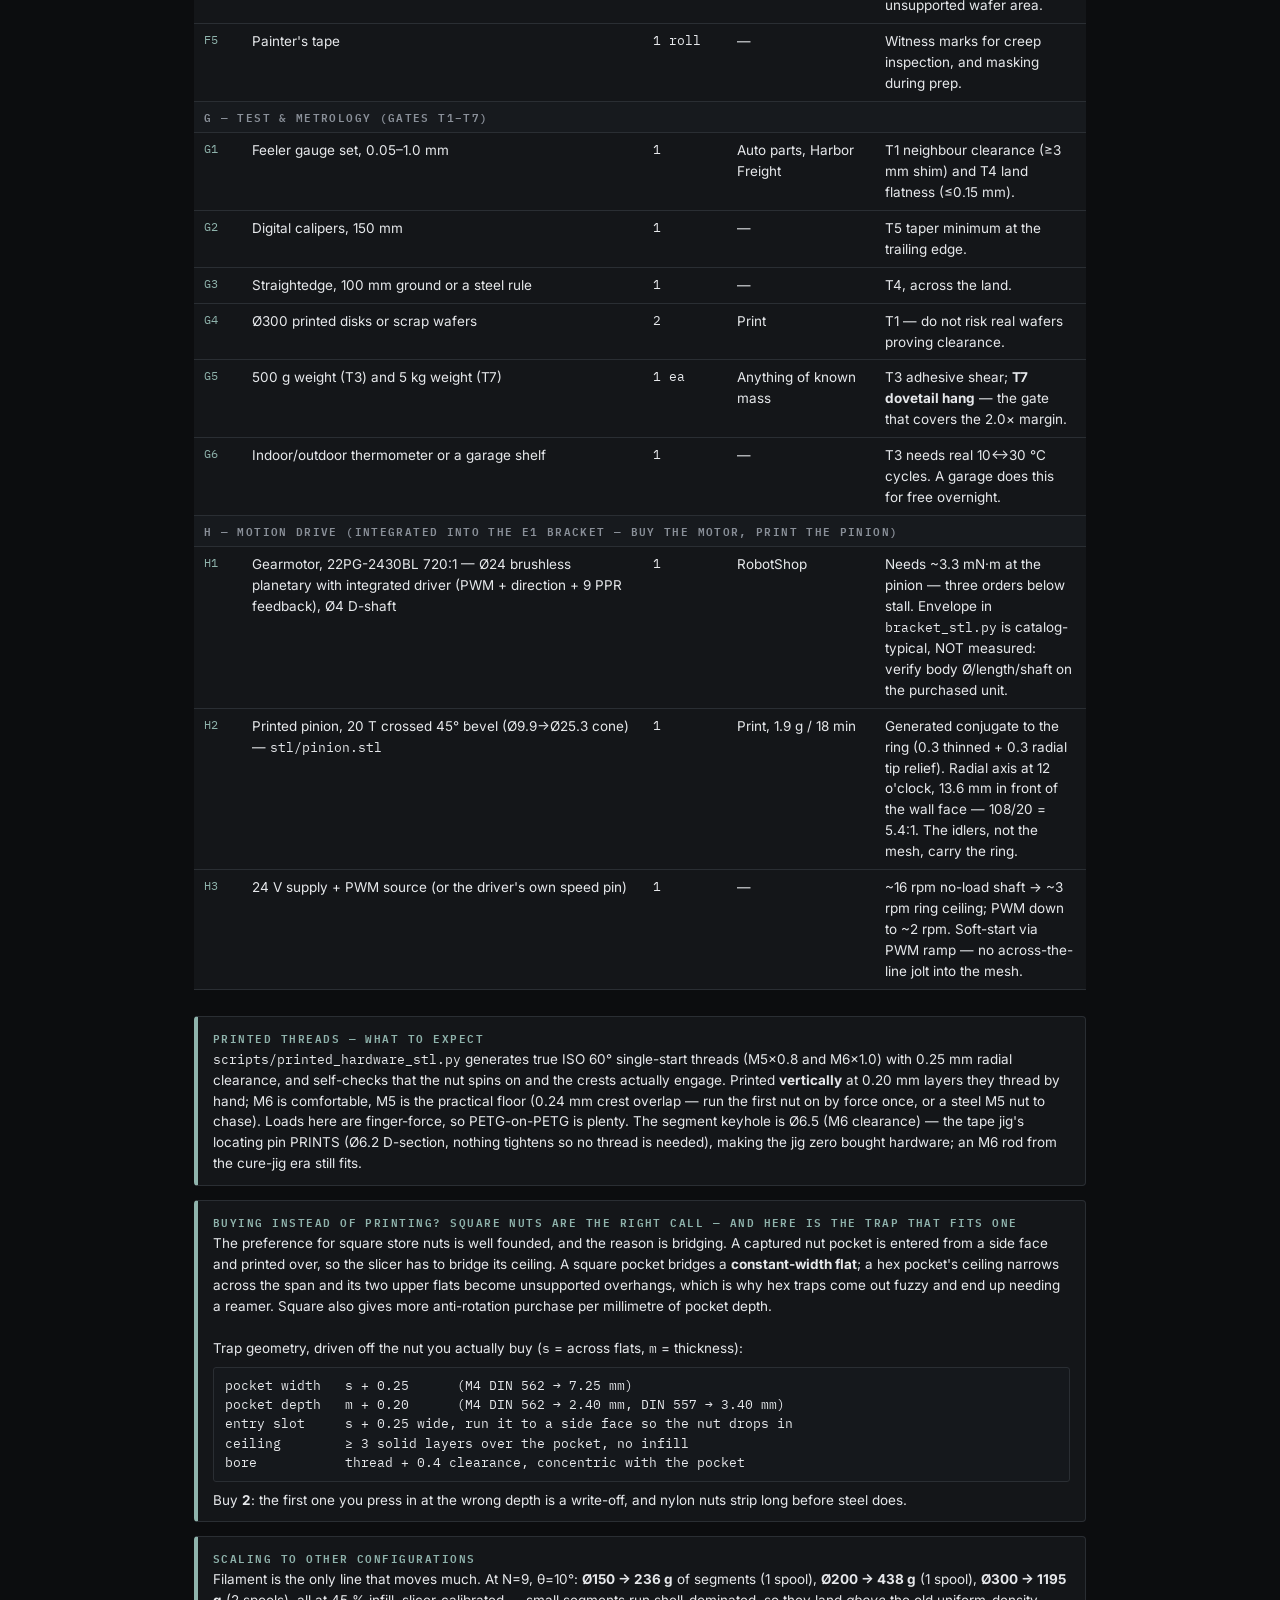
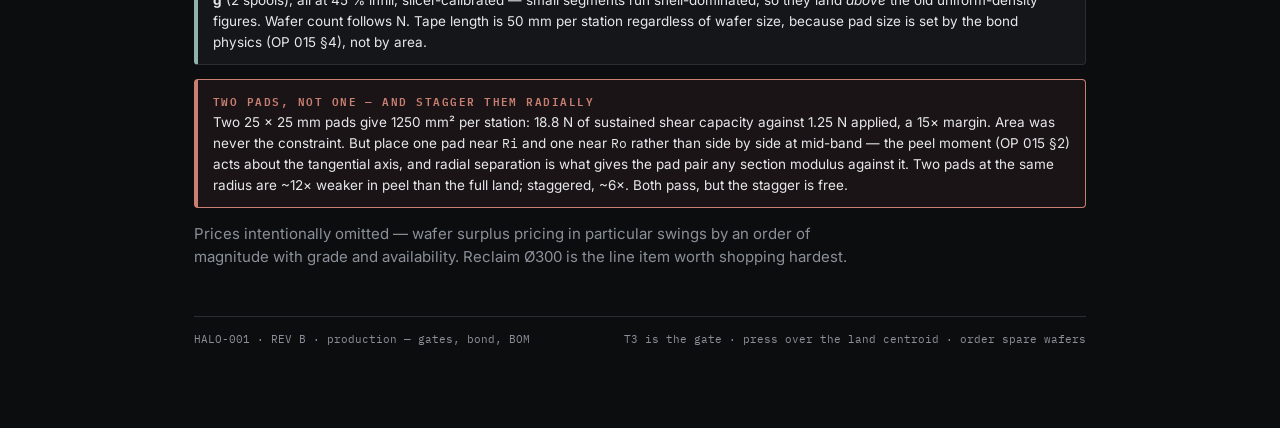
<file: docs/production.html>
<!DOCTYPE html>
<html lang="en">
<head>
<meta charset="UTF-8">
<meta name="viewport" content="width=device-width, initial-scale=1.0">
<title>Wafer Halo — Production · Gates, Bond, BOM</title>
<link rel="preconnect" href="https://fonts.googleapis.com">
<link href="https://fonts.googleapis.com/css2?family=Space+Grotesk:wght@500;700&family=Inter:wght@400;600&family=IBM+Plex+Mono:wght@400;600&display=swap" rel="stylesheet">
<link rel="stylesheet" href="assets/site.css?v=20260816e">
</head>
<body>
<div class="page">

<nav class="topnav">
  <a href="index.html">Overview</a>
  <a href="design.html">Design</a>
  <a href="engineering.html">Engineering</a>
  <a class="here" href="production.html">Production</a>
  <span class="sep">·</span>
  <a href="customize.html">Customize</a>
  <a href="cure-jig.html">Tape jig</a>
  <a href="kiselring-manual.pdf">Manual (PDF)</a>
</nav>

<header class="traveler">
  <div class="oxide-rule"></div>
  <div class="head-main">
    <div class="eyebrow">Production · Rev B — test gates, bonding, bill of materials</div>
    <h1>Wafer Halo</h1>
    <div class="head-meta">
      <span>GATES <b>T1–T7 pass before printing ×9</b></span>
      <span>BOND <b>bench, one station at a time — compliant adhesive only</b></span>
      <span>ILLUSTRATED <b><a href="cure-jig.html" style="color:inherit">tape-jig steps</a> · <a href="kiselring-manual.pdf" style="color:inherit">assembly manual</a></b></span>
    </div>
  </div>
</header>

<!-- ============ KEY TEST POINTS ============ -->
<section class="op">
  <div class="op-head"><span class="op-chip">TEST</span><h2>Key test points — pass all before printing 9</h2></div>
  <table>
    <thead><tr><th>#</th><th>Test</th><th>Method</th><th>Pass criteria</th></tr></thead>
    <tbody>
      <tr><td class="mono">T1</td><td><b>Neighbor clearance</b></td><td>Print 2 adjacent segments, join, lay a wafer (or 300 mm printed disk) on each land</td><td>≥3 mm air between each riser and the neighboring disk, verified with a feeler or against a 3 mm shim. Include the calculated droop in the budget.</td></tr>
      <tr><td class="mono">T2</td><td>Dovetail fit</td><td>20 mm joint coupons at 0.15 / 0.25 / 0.35 clearance</td><td>Hand-press with a click, zero rattle, survives 20 cycles</td></tr>
      <tr><td class="mono">T3</td><td><b>Bond shear + thermal cycle</b></td><td>Bond a wafer shard or glass slide to a printed coupon with the chosen adhesive; hang 500 g from it in shear; cycle 10↔30 °C ×5 (garage day/night does this for free)</td><td>Zero creep marks at a witness line; no edge lifting or crazing after cycling</td></tr>
      <tr><td class="mono">T4</td><td>Land flatness</td><td>Straightedge across a printed land, feeler gauge</td><td>≤0.15 mm stair-stepping; one block-sand pass allowed</td></tr>
      <tr><td class="mono">T5</td><td>Taper minimum</td><td>Caliper the trailing edge of a printed segment</td><td>≥ #tmin; no see-through walls in the slicer preview at the thin end</td></tr>
      <tr><td class="mono">T6</td><td>Centering repeatability</td><td>Jig a dry wafer 3× on one segment, pencil-witness the edge each time</td><td>All witness marks within 0.5 mm band</td></tr>
      <tr><td class="mono">T7</td><td><b>Dovetail hang</b> <span class="dim">(new — OP 015 §5)</span></td><td>Two joined segments, one dovetail; hang 5 kg from the lower segment's far end so the joint sees ≥2× the calculated 2.6 N·m</td><td>No root whitening, no permanent set after 24 h under load. Fails → go to two dovetails before printing 9.</td></tr>
    </tbody>
  </table>
  <div class="note"><span class="tag">Why T3 is the gate</span><br>
  Gravity shear on the bond is 0.13 kPa against a ~500 kPa capability — a ~4000× margin. The load case that matters is the 10–30 °C swing driving 110 µm of differential CTE slip at the land's far corner, ~47× the gravity stress and rising linearly with land size. A compliant bond absorbs it as ~10 % shear strain; a rigid bond puts it into the silicon. T3 with real thermal cycles is the only test that proves your specific adhesive on your specific print surface. Full-surface coverage is actively harmful: area was never the limit, and longer bonds see <em>more</em> end slip. The full analysis is OP 015 on the <a href="engineering.html">engineering page</a>.</div>
</section>

<!-- ============ BOND ============ -->
<section class="op">
  <div class="op-head"><span class="op-chip">OP 020</span><h2>Bond — bench, one station at a time</h2></div>
  <ol class="steps">
    <li>IPA-wipe land and wafer contact zone; let flash.</li>
    <li>Two <b>13 × 13 mm tape pads</b> in the adhesive pocket, split ~20 mm radially about its centroid (OP 015 §4: stress scales with distance from centroid, not with area — small pads are <em>better</em>). Roller-press the pads onto the plastic. <b>Leave the top liners on.</b></li>
    <li>Assemble the tape jig on the segment (outer fence, inner fence, pin — see <a href="cure-jig.html">OP 012</a>), <em>then</em> peel the liners.</li>
    <li>Lower the wafer straight down between the peg chamfers — the flanks centre it on the way down. One landing; tape does not reposition.</li>
    <li>Press over the land centroid through a foam pad, 15 s firm (acrylic foam wants ~100 kPa to wet out). <b>Never press the overhang</b> — 20 N at the free edge is ~35 MPa in the silicon, at the fracture allowable.</li>
    <li>Slide the pin out, part the fences, repeat ×N, then join the ring.</li>
  </ol>
  <div class="note"><span class="tag">The tape jig, illustrated</span><br>
  Tape is the bonding path (2026-07-27 — no cure hold, so the clamp drivetrain is gone): two printed fences located by one printed pin through the segment's keyhole, four pegs funnelling the wafer onto the tape in a single landing, zero bought hardware. Plain-language, illustrated, step-by-step: <a href="cure-jig.html"><b>cure-jig.html</b></a> (OP 012). The IKEA-style print is the <a href="kiselring-manual.pdf"><b>KISELRING assembly manual (PDF)</b></a>. The SMP/liquid path below remains documented but is retired.</div>
</section>

<!-- ============ BILL OF MATERIALS ============ -->
<section class="op">
  <div class="op-head"><span class="op-chip">BOM</span><h2>Bill of materials</h2></div>
  <p>Quantities are for the standard build — <b>WH-300-09-10</b>: nine Ø300 × 0.775 mm wafers, N=9, θ=10°, band 248–303, 1.1 mm bondline. Filament mass comes from the segment solid model through a slicer-calibrated skin+infill fit (±3 % against OrcaSlicer output, 35–425 cm³ of segment), so it moves with your parameters; re-read it off the <a href="engineering.html">calculator</a> if you change them. Groups C1 and C2 are <b>alternatives — pick one adhesive path, not both</b>.</p>
  <div class="tscroll">
  <table>
    <thead><tr><th>Ref</th><th>Item &amp; specification</th><th>Qty</th><th>Source</th><th>Why this part</th></tr></thead>
    <tbody>
      <tr class="grp"><td colspan="5">A — Wafers</td></tr>
      <tr><td class="ref">A1</td><td><b>Ø300 mm silicon wafer</b>, 775 ± 25 µm, single-side or double-side polished. <b>Dummy / test / reclaim grade</b> — device-grade is a waste of money.</td><td class="mono">9<br><span class="dim">+2 spare</span></td><td>Surplus semiconductor dealers, eBay, UniversityWafer, SVM. Reclaim stock is the cheap route.</td><td>Order spares. There is no repair path for a cracked wafer, and the fracture margin during handling is the tightest in the build.</td></tr>
      <tr><td class="ref">A2</td><td>Wafer shipping/storage cassette or coin-stack case, 300 mm</td><td class="mono">1</td><td>Usually included with A1 — confirm before ordering</td><td>Loose wafers in a box arrive chipped. Edge chips are fracture initiators.</td></tr>

      <tr class="grp"><td colspan="5">B — Printed parts</td></tr>
      <tr><td class="ref">B1</td><td><b>PETG filament</b>, 1.75 mm. PLA works but has a lower service temperature (see spec sheet §2); ASA if the piece will see sun.</td><td class="mono">2 kg</td><td>Any filament vendor</td><td><b>1195 g</b> of segments at 45 % infill (slicer-measured 133 g × 9, gear flange included), plus jig, coupons and failed prints. 2 spools is the honest number.</td></tr>
      <tr><td class="ref">B2</td><td>Frame segment — 40° sector with integral gear flange and Ø5 jig bore, printed flat-bottom-down, 45 % infill, 4 perimeters, no supports</td><td class="mono">9</td><td>Print from the OP 010 model</td><td>133 g and ~4.5 h each (0.20 mm layers, sliced on an X1C). Perimeters matter more than infill: the dovetail is the weak link (OP 015 §5).</td></tr>
      <tr><td class="ref">B3</td><td>Bonding jig body + 3 locating pegs + offset bar</td><td class="mono">1 set</td><td>Print</td><td>Reusable across all nine stations. Pegs at ±30–40° from the push axis; ±60° doubles the centring error.</td></tr>
      <tr><td class="ref">B4</td><td>Dovetail test coupons, 20 mm, at 0.15 / 0.25 / 0.35 mm clearance</td><td class="mono">3</td><td>Print</td><td>Gate T2. Printers vary; do not guess the clearance.</td></tr>

      <tr class="grp"><td colspan="5">C1 — Adhesive, tape path <span class="dim">(recommended)</span></td></tr>
      <tr><td class="ref">C1.1</td><td><b>3M Scotch-Mount Extreme</b> double-sided acrylic foam tape, 1 in × 1.5 m, ~1.1 mm — or <b>3M VHB 4910</b>, ¾ in, 1.0 mm</td><td class="mono">2 rolls</td><td>Home Depot paint dept (Scotch-Mount); VHB usually ship-to-store</td><td>Two <b>13 × 13 mm</b> pads per station, separated ~20 mm radially = <b>~235 mm total</b>. That is 4× design factor on both shear and peel, and only ~3 % of the land — see the glue-area note. Buy 2 rolls anyway; the tape gives one attempt per wafer.</td></tr>
      <tr><td class="ref">C1.2</td><td>Hard rubber seam roller or J-roller</td><td class="mono">1</td><td>Paint / wallpaper aisle</td><td>Acrylic foam needs ~100 kPa application pressure to wet out. The wafer's own weight supplies 0.13 kPa — a thousand times short.</td></tr>

      <tr class="grp"><td colspan="5">C2 — Adhesive, liquid path <span class="dim">(RETIRED 2026-07-27 — tape only; SMP needs the old clamped cure jig and a 24 h hold)</span></td></tr>
      <tr><td class="ref">C2.1</td><td><b>Loctite PL Premium Max</b>, 9 oz (SMP / MS-polymer)</td><td class="mono">1 tube</td><td>Home Depot, construction adhesive aisle</td><td>20 min repositioning, 24 h cure. The only path where the jig's adjustable peg earns its keep.</td></tr>
      <tr><td class="ref">C2.2</td><td>Caulking gun, 10 oz</td><td class="mono">1</td><td>Same aisle</td><td>—</td></tr>
      <tr><td class="ref">C2.3</td><td>Mineral spirits, 1 qt</td><td class="mono">1</td><td>Paint dept</td><td>SMP cleanup. Uncured SMP is unpleasant to remove any other way.</td></tr>
      <tr><td class="ref">C2.4</td><td>Printed bondline nubs, Ø4 × 1.1 mm</td><td class="mono">27</td><td>Print (3 per station)</td><td>Sets the bondline. A 0.5 mm SMP line carries ~60× the thermal stress of 1.1 mm foam (OP 015 §4) — do not let it self-thin.</td></tr>

      <tr class="grp"><td colspan="5">D — Bonding jig hardware</td></tr>
      <tr><td class="ref">D1</td><td><b>Printed M5×0.8 knob-head screw</b>, PETG, 30 mm thread — <span class="mono">stl/m5_screw.stl</span> from <span class="mono">scripts/printed_hardware_stl.py</span> (self-checked: nut spins on at 0.25 mm clearance, 0.24 mm crest engagement)</td><td class="mono">1<br><span class="dim">+1 spare</span></td><td>Print, 1.4 g / 16 min, vertical, 100 % infill</td><td>Drives the adjustable jig peg. Plastic, not steel — never put metal near a wafer edge — and it replaces the unverifiable McMaster line this row used to carry. M5×0.8 is the FDM floor: chase the first fit, or print the M6 pair instead.</td></tr>
      <tr><td class="ref">D1b</td><td><b>Printed M5 hex nut</b> — <span class="mono">stl/m5_nut.stl</span>, ISO 8 mm across flats so a store nylon M5 nut drops into the same trap if the printed one strips</td><td class="mono">2</td><td>Print, 0.2 g / 8 min each</td><td>Captured in a printed trap (dimensions in the note below — they fit hex as cut here, or square if you buy). Zero load: plastic threads are plenty.</td></tr>
      <tr><td class="ref">D2</td><td>Compression spring, ~1 N/mm, 10 mm free length <span class="dim">(optional)</span></td><td class="mono">1</td><td>Hardware assortment pack</td><td>Turns the screw from a displacement source into a force source. Not required for a first prototype — light finger contact and normal thread backlash are sufficient.</td></tr>
      <tr><td class="ref">D3</td><td>Silicone or TPU peg tips, ~5 mm</td><td class="mono">3</td><td>Print in TPU, or cut from tubing</td><td>Spreads the edge contact. Bare printed PETG on a wafer edge is a point contact on a fracture initiator.</td></tr>

      <tr class="grp"><td colspan="5">E — Mounting &amp; drive <span class="dim">(top idler bracket, 2026-07-25)</span></td></tr>
      <tr><td class="ref">E1</td><td><b>Mounts</b> — dynamic: ONE top unit (<span class="mono">stl/bracket_top.stl</span> + slotted <span class="mono">bracket_shell.stl</span> + 2 bearings): the ring HANGS on the bore idlers right under the motor — they are the preload datum at the mesh meridian, and the shell slides ±8 mm on its slots to set pinion engagement. Static: bottom saddle (<span class="mono">bracket_bottom_static.stl</span>) in the outer groove. 12 boolean self-checks vs the full ring + wafers. Every anchor and slot screw lands on a <b>25 mm grid</b> for breadboard mockup.</td><td class="mono">1</td><td>Print: top 48 g / 1h16 + shell 27 g / 57 m (static: saddle 79 g / 2h09) PLA @15%</td><td>Nothing behind the frame; two drywall anchors inline vertical per mount (top: y 250/400; saddle: −325/−375 — 25 mm grid).</td></tr>
      <tr><td class="ref">E2</td><td><b>F625ZZ flanged ball bearings</b>, 5×16×5, flange Ø18×1.0 (shielded)</td><td class="mono">2<br><span class="dim">+spares — sold in 10-packs</span></td><td>Amazon / RobotShop / any bearing vendor</td><td>Bodies roll on the bore at Ri; the FLANGE rides the inner groove = the ring's axial restraint (±0.25 float). On M5 screws (printed <span class="mono">m5_screw.stl</span> or store M5 pan) into captive printed nuts. Replaced the printed Ø48 wheels 2026-07-27 — axles at x ±50, y geometry-locked at 241.9.</td></tr>
      <tr><td class="ref">E3</td><td>#10-24 pan heads into stud/anchors through the back-plate keyholes (120 mm apart)</td><td class="mono">2</td><td>Hardware aisle</td><td>&gt;10× on the 17.7 N assembly. M5 pans also fit.</td></tr>
      <tr><td class="ref">E4</td><td>Bubble or digital level</td><td class="mono">1</td><td>—</td><td>Level the bracket or the swirl reads crooked.</td></tr>

      <tr class="grp"><td colspan="5">F — Consumables</td></tr>
      <tr><td class="ref">F1</td><td>Isopropyl alcohol, 91 %+, or denatured alcohol</td><td class="mono">500 ml</td><td>Paint / pharmacy</td><td>Land and wafer prep. <b>Never acetone</b> — harmless on silicon, crazes PETG.</td></tr>
      <tr><td class="ref">F2</td><td>Lint-free wipes / microfibre cloths</td><td class="mono">1 pack</td><td>—</td><td>Paper towel sheds fibres into the bondline.</td></tr>
      <tr><td class="ref">F3</td><td>Nitrile gloves</td><td class="mono">1 box</td><td>—</td><td>Skin oils on the land are a bond contaminant; wafer shards are a laceration hazard.</td></tr>
      <tr><td class="ref">F4</td><td>Closed-cell foam sheet, ~10 mm, for the press pad</td><td class="mono">1</td><td>Craft / packaging</td><td>Distributes press force over the land. Never press the unsupported wafer area.</td></tr>
      <tr><td class="ref">F5</td><td>Painter's tape</td><td class="mono">1 roll</td><td>—</td><td>Witness marks for creep inspection, and masking during prep.</td></tr>

      <tr class="grp"><td colspan="5">G — Test &amp; metrology <span class="dim">(gates T1–T7)</span></td></tr>
      <tr><td class="ref">G1</td><td>Feeler gauge set, 0.05–1.0 mm</td><td class="mono">1</td><td>Auto parts, Harbor Freight</td><td>T1 neighbour clearance (≥3 mm shim) and T4 land flatness (≤0.15 mm).</td></tr>
      <tr><td class="ref">G2</td><td>Digital calipers, 150 mm</td><td class="mono">1</td><td>—</td><td>T5 taper minimum at the trailing edge.</td></tr>
      <tr><td class="ref">G3</td><td>Straightedge, 100 mm ground or a steel rule</td><td class="mono">1</td><td>—</td><td>T4, across the land.</td></tr>
      <tr><td class="ref">G4</td><td>Ø300 printed disks or scrap wafers</td><td class="mono">2</td><td>Print</td><td>T1 — do not risk real wafers proving clearance.</td></tr>
      <tr><td class="ref">G5</td><td>500 g weight (T3) and 5 kg weight (T7)</td><td class="mono">1 ea</td><td>Anything of known mass</td><td>T3 adhesive shear; <b>T7 dovetail hang</b> — the gate that covers the 2.0× margin.</td></tr>
      <tr><td class="ref">G6</td><td>Indoor/outdoor thermometer or a garage shelf</td><td class="mono">1</td><td>—</td><td>T3 needs real 10↔30 °C cycles. A garage does this for free overnight.</td></tr>

      <tr class="grp"><td colspan="5">H — Motion drive <span class="dim">(integrated into the E1 bracket — buy the motor, print the pinion)</span></td></tr>
      <tr><td class="ref">H1</td><td>Gearmotor, 22PG-2430BL 720:1 — Ø24 brushless planetary with integrated driver (PWM + direction + 9 PPR feedback), Ø4 D-shaft</td><td class="mono">1</td><td>RobotShop</td><td>Needs ~3.3 mN·m at the pinion — three orders below stall. Envelope in <span class="mono">bracket_stl.py</span> is catalog-typical, NOT measured: verify body Ø/length/shaft on the purchased unit.</td></tr>
      <tr><td class="ref">H2</td><td>Printed pinion, 20 T crossed 45° bevel (Ø9.9→Ø25.3 cone) — <span class="mono">stl/pinion.stl</span></td><td class="mono">1</td><td>Print, 1.9 g / 18 min</td><td>Generated conjugate to the ring (0.3 thinned + 0.3 radial tip relief). Radial axis at 12 o'clock, 13.6 mm in front of the wall face — 108/20 = 5.4:1. The idlers, not the mesh, carry the ring.</td></tr>
      <tr><td class="ref">H3</td><td>24 V supply + PWM source (or the driver's own speed pin)</td><td class="mono">1</td><td>—</td><td>~16 rpm no-load shaft → ~3 rpm ring ceiling; PWM down to ~2 rpm. Soft-start via PWM ramp — no across-the-line jolt into the mesh.</td></tr>
    </tbody>
  </table>
  </div>
  <div class="note"><span class="tag">Printed threads — what to expect</span><br>
  <span class="mono">scripts/printed_hardware_stl.py</span> generates true ISO 60° single-start threads (M5×0.8 and M6×1.0) with 0.25 mm radial clearance, and self-checks that the nut spins on and the crests actually engage. Printed <b>vertically</b> at 0.20 mm layers they thread by hand; M6 is comfortable, M5 is the practical floor (0.24 mm crest overlap — run the first nut on by force once, or a steel M5 nut to chase). Loads here are finger-force, so PETG-on-PETG is plenty. The segment keyhole is Ø6.5 (M6 clearance) — the tape jig's locating pin PRINTS (Ø6.2 D-section, nothing tightens so no thread is needed), making the jig zero bought hardware; an M6 rod from the cure-jig era still fits.</div>

  <div class="note"><span class="tag">Buying instead of printing? Square nuts are the right call — and here is the trap that fits one</span><br>
  The preference for square store nuts is well founded, and the reason is bridging. A captured nut pocket is entered from a side face and printed over, so the slicer has to bridge its ceiling. A square pocket bridges a <b>constant-width flat</b>; a hex pocket's ceiling narrows across the span and its two upper flats become unsupported overhangs, which is why hex traps come out fuzzy and end up needing a reamer. Square also gives more anti-rotation purchase per millimetre of pocket depth.
  <br><br>Trap geometry, driven off the nut you actually buy (<span class="mono">s</span> = across flats, <span class="mono">m</span> = thickness):
  <div class="eq">pocket width   s + 0.25      (M4 DIN 562 → 7.25 mm)
pocket depth   m + 0.20      (M4 DIN 562 → 2.40 mm, DIN 557 → 3.40 mm)
entry slot     s + 0.25 wide, run it to a side face so the nut drops in
ceiling        ≥ 3 solid layers over the pocket, no infill
bore           thread + 0.4 clearance, concentric with the pocket</div>
  Buy <b>2</b>: the first one you press in at the wrong depth is a write-off, and nylon nuts strip long before steel does.</div>

  <div class="note"><span class="tag">Scaling to other configurations</span><br>
  Filament is the only line that moves much. At N=9, θ=10°: <b>Ø150 → 236 g</b> of segments (1 spool), <b>Ø200 → 438 g</b> (1 spool), <b>Ø300 → 1195 g</b> (2 spools), all at 45 % infill, slicer-calibrated — small segments run shell-dominated, so they land <em>above</em> the old uniform-density figures. Wafer count follows N. Tape length is 50 mm per station regardless of wafer size, because pad size is set by the bond physics (OP 015 §4), not by area.</div>
  <div class="flag"><span class="tag">Two pads, not one — and stagger them radially</span><br>
  Two 25 × 25 mm pads give 1250 mm² per station: 18.8 N of sustained shear capacity against 1.25 N applied, a 15× margin. Area was never the constraint. But place one pad near <span class="mono">Ri</span> and one near <span class="mono">Ro</span> rather than side by side at mid-band — the peel moment (OP 015 §2) acts about the tangential axis, and radial separation is what gives the pad pair any section modulus against it. Two pads at the same radius are ~12× weaker in peel than the full land; staggered, ~6×. Both pass, but the stagger is free.</div>
  <p class="dim">Prices intentionally omitted — wafer surplus pricing in particular swings by an order of magnitude with grade and availability. Reclaim Ø300 is the line item worth shopping hardest.</p>
</section>

<footer>
  <span>HALO-001 · REV B · production — gates, bond, BOM</span>
  <span>T3 is the gate · press over the land centroid · order spare wafers</span>
</footer>
</div>
</body>
</html>
</file>
<file: docs/assets/site.css>
/* Wafer Halo docs — shared styles (traveler pages + STL viewer widget + hub) */
:root{
  --ink:#E6E8EB;--steel:#8A9099;--line:#2A2E33;--paper:#0C0D0F;--card:#141619;
  --teal:#8FB3AC;--warn:#C97F72;--warn-bg:#1B1416;--amber:#B99A5E;
  --ok:#7FA88B;--bad:#C97F72;--accent:#C9CED6;
  --oxide:linear-gradient(90deg,#2A2E33 0%,#C9CED6 50%,#2A2E33 100%);
}
*{box-sizing:border-box;margin:0;padding:0}
a{color:var(--teal)}
body{background:var(--paper);color:var(--ink);font-family:'Inter',system-ui,sans-serif;font-size:15px;line-height:1.55;-webkit-font-smoothing:antialiased}
.page{max-width:940px;margin:0 auto;padding:36px 24px 80px}
.page.wide{max-width:1180px}

/* ---- top nav (all pages) ---- */
nav.topnav{display:flex;flex-wrap:wrap;gap:4px 6px;align-items:baseline;margin-bottom:14px;font-family:'IBM Plex Mono',monospace;font-size:12px}
nav.topnav a{color:var(--steel);text-decoration:none;padding:4px 10px;border:1px solid transparent;border-radius:3px}
nav.topnav a:hover{color:var(--teal);border-color:var(--line)}
nav.topnav a.here{background:var(--ink);color:var(--paper)}
nav.topnav .sep{color:var(--line);align-self:center}

/* ---- traveler chrome ---- */
header.traveler{border:1px solid var(--line);background:var(--card);border-radius:4px;overflow:hidden;margin-bottom:28px}
.oxide-rule{height:5px;background:var(--oxide)}
.head-main{padding:18px 24px 14px}
.eyebrow{font-family:'IBM Plex Mono',monospace;font-size:11px;letter-spacing:.14em;color:var(--steel);text-transform:uppercase}
h1{font-family:'Space Grotesk',sans-serif;font-weight:700;font-size:30px;letter-spacing:-.01em;margin:2px 0 6px}
.head-meta{display:flex;flex-wrap:wrap;gap:6px 20px;font-family:'IBM Plex Mono',monospace;font-size:12px;color:var(--steel)}
.head-meta b{color:var(--ink)}
section.op{margin:30px 0}
.op-head{display:flex;align-items:baseline;gap:12px;border-bottom:2px solid var(--ink);padding-bottom:7px;margin-bottom:14px}
.op-chip{font-family:'IBM Plex Mono',monospace;font-weight:600;font-size:13px;background:var(--ink);color:var(--paper);padding:3px 10px;border-radius:3px;position:relative;top:-1px}
.op-chip::after{content:"";display:block;height:2px;background:var(--oxide);position:absolute;left:0;right:0;bottom:-2px}
.op-head h2{font-family:'Space Grotesk',sans-serif;font-size:20px;font-weight:700}
.op p{margin:9px 0;max-width:74ch}
.op h3{font-family:'Space Grotesk',sans-serif;font-size:15px;margin:18px 0 4px}
table{width:100%;border-collapse:collapse;margin:12px 0;background:var(--card);font-size:13.5px}
th{font-family:'IBM Plex Mono',monospace;font-size:11px;letter-spacing:.08em;text-transform:uppercase;color:var(--steel);text-align:left;padding:7px 10px;border-bottom:2px solid var(--ink)}
td{padding:7px 10px;border-bottom:1px solid var(--line);vertical-align:top}
.mono{font-family:'IBM Plex Mono',monospace;font-size:12.5px}
td.num{font-family:'IBM Plex Mono',monospace;text-align:right;white-space:nowrap}
.dim{color:var(--steel)}
ol.steps{counter-reset:s;list-style:none;margin:12px 0}
ol.steps li{counter-increment:s;position:relative;padding:9px 12px 9px 50px;border:1px solid var(--line);border-bottom:none;background:var(--card)}
ol.steps li:first-child{border-radius:4px 4px 0 0}
ol.steps li:last-child{border-bottom:1px solid var(--line);border-radius:0 0 4px 4px}
ol.steps li::before{content:counter(s,decimal-leading-zero);position:absolute;left:13px;top:10px;font-family:'IBM Plex Mono',monospace;font-weight:600;font-size:12px;color:var(--teal)}
.note{border:1px solid var(--line);border-left:4px solid var(--teal);background:var(--card);border-radius:4px;padding:11px 15px;margin:14px 0;font-size:13.5px}
.note .tag{font-family:'IBM Plex Mono',monospace;font-size:10.5px;letter-spacing:.14em;color:var(--teal);font-weight:600;text-transform:uppercase}
.flag{border:1px solid var(--warn);border-left-width:4px;background:var(--warn-bg);border-radius:4px;padding:11px 15px;margin:14px 0;font-size:13.5px}
.flag .tag{font-family:'IBM Plex Mono',monospace;font-size:10.5px;letter-spacing:.14em;color:var(--warn);font-weight:600;text-transform:uppercase}
.eq{font-family:'IBM Plex Mono',monospace;font-size:12.5px;background:#15181C;border:1px solid var(--line);border-radius:3px;padding:8px 11px;margin:8px 0;overflow-x:auto;white-space:pre}
tr.grp td{background:#171A1E;font-family:'IBM Plex Mono',monospace;font-size:10.5px;letter-spacing:.13em;text-transform:uppercase;color:var(--steel);font-weight:600;padding:7px 10px}
td.ref{font-family:'IBM Plex Mono',monospace;font-size:11.5px;color:var(--teal);white-space:nowrap}
.tscroll{overflow-x:auto}
.tscroll table{min-width:720px}
footer{margin-top:48px;padding-top:14px;border-top:1px solid var(--line);font-family:'IBM Plex Mono',monospace;font-size:11px;color:var(--steel);display:flex;justify-content:space-between;flex-wrap:wrap;gap:8px}

/* ---- parametric calculator (engineering page) ---- */
.calc{border:1px solid var(--line);border-radius:4px;background:var(--card);overflow:hidden}
#cviz{width:100%;height:440px;display:block;background:#0E1013;cursor:grab;touch-action:none}
.presets{display:flex;flex-wrap:wrap;gap:7px;padding:11px 20px;border-top:1px solid var(--line);align-items:center}
.viewbar{border-top:none;border-bottom:1px solid var(--line);justify-content:space-between}
.viewbar .grp{display:flex;flex-wrap:wrap;gap:7px;align-items:center}
#viewnote{font-size:12px;color:var(--steel);flex:1 1 100%;margin-top:2px}
#viewnote b{color:var(--ink);font-weight:600}
.swatch{display:inline-block;width:9px;height:9px;border-radius:2px;vertical-align:-1px;margin-right:3px;border:1px solid rgba(255,255,255,.18)}
.presets span.lbl{font-family:'IBM Plex Mono',monospace;font-size:11px;letter-spacing:.1em;color:var(--steel);text-transform:uppercase;margin-right:3px}
button.pz{font-family:'IBM Plex Mono',monospace;font-size:12px;border:1px solid var(--line);background:var(--paper);color:var(--ink);border-radius:3px;padding:4px 10px;cursor:pointer}
button.pz:hover{border-color:var(--teal);color:var(--teal)}
button.pz.act{background:var(--ink);color:var(--paper);border-color:var(--ink)}
.calc-ui{display:grid;grid-template-columns:1fr 1fr 1fr;gap:0;border-top:1px solid var(--line)}
.ctrls{padding:14px 18px;border-right:1px solid var(--line)}
.ctrl{margin-bottom:9px}
.ctrl label{display:flex;justify-content:space-between;font-family:'IBM Plex Mono',monospace;font-size:11px;color:var(--steel);text-transform:uppercase;letter-spacing:.05em;margin-bottom:2px}
.ctrl label output{color:var(--ink);font-weight:600}
input[type=range]{width:100%;accent-color:var(--teal)}
.reads{padding:14px 18px;border-right:1px solid var(--line)}
.reads:last-child{border-right:none}
.reads h4{font-family:'IBM Plex Mono',monospace;font-size:10.5px;letter-spacing:.14em;color:var(--steel);text-transform:uppercase;font-weight:600;margin-bottom:6px}
.read{display:flex;justify-content:space-between;gap:10px;padding:4px 0;border-bottom:1px solid var(--line);font-size:12.5px}
.read:last-child{border-bottom:none}
.read .k{color:var(--steel);line-height:1.35}
.read .v{font-family:'IBM Plex Mono',monospace;font-weight:600;white-space:nowrap}
.read .v.bad{color:var(--warn)}
.read .v.ok{color:var(--teal)}
.read .v.warn{color:var(--amber)}
#alert{padding:9px 20px;font-family:'IBM Plex Mono',monospace;font-size:12px;display:none;background:var(--warn-bg);color:var(--warn);border-top:1px solid var(--warn)}
#alert div{margin:2px 0}
.stlbar{border-top:1px solid var(--line);padding:11px 20px;display:flex;flex-wrap:wrap;gap:8px;align-items:center;background:#101215}
.stlbar .cmd{flex:1 1 320px;font-family:'IBM Plex Mono',monospace;font-size:11.5px;background:var(--card);border:1px solid var(--line);border-radius:3px;padding:6px 9px;overflow-x:auto;white-space:nowrap;color:var(--steel)}
.stlbar .hint{flex:1 1 100%;font-size:11.5px;color:var(--steel)}
@media(max-width:820px){.calc-ui{grid-template-columns:1fr}.ctrls,.reads{border-right:none;border-bottom:1px solid var(--line)}}

/* ---- real-STL viewer widget (hub + viewer page); scoped under .viewer ---- */
.viewer .wrap{display:grid;grid-template-columns:1fr 300px;gap:14px}
@media(max-width:900px){.viewer .wrap{grid-template-columns:1fr}}
.viewer canvas{width:100%;height:640px;display:block;border:1px solid var(--line);border-radius:8px;background:#0E1013;touch-action:none;cursor:grab}
.viewer .panel{display:flex;flex-direction:column;gap:12px}
.viewer .card{background:var(--card);border:1px solid var(--line);border-radius:8px;padding:12px}
.viewer .card h3{font-family:'Space Grotesk',sans-serif;font-size:13px;letter-spacing:.04em;text-transform:uppercase;color:var(--steel);margin-bottom:8px}
.viewer .row{display:flex;align-items:center;gap:8px;margin:7px 0;font-size:13px}
.viewer .row label{flex:0 0 78px;color:var(--steel)}
.viewer .row input[type=range]{flex:1;accent-color:var(--accent)}
.viewer .row .val{font-family:'IBM Plex Mono',monospace;font-size:11px;width:52px;text-align:right}
.viewer .presets{display:flex;flex-wrap:wrap;gap:6px;padding:0;border:none}
.viewer .pz{font-family:'IBM Plex Mono',monospace;font-size:11px;padding:5px 9px;border:1px solid var(--line);border-radius:6px;background:var(--card);cursor:pointer}
.viewer .pz:hover{border-color:var(--accent)}
.viewer .pz.act{background:var(--ink);color:var(--paper);border-color:var(--ink)}
.viewer .chip{font-family:'IBM Plex Mono',monospace;font-size:10px;padding:1px 6px;border-radius:4px;color:var(--paper)}
.viewer .chip.ok{background:var(--ok)}.viewer .chip.bad{background:var(--bad)}
.viewer .checks{font-size:12px;max-height:260px;overflow:auto}
.viewer .checks div{display:flex;gap:6px;align-items:baseline;padding:3px 0;border-bottom:1px dashed var(--line)}
.viewer .checks .nm{flex:1;color:var(--steel)}
.viewer #status{font-size:12px;color:var(--steel);margin-top:6px;font-family:'IBM Plex Mono',monospace}
.viewer .note{border:none;border-radius:0;background:none;padding:0;margin:0;font-size:12px;color:var(--steel);line-height:1.5}
.viewer .note.spaced{margin-top:8px}

/* ---- hub role cards ---- */
.roles{display:grid;grid-template-columns:repeat(3,1fr);gap:14px;margin:22px 0}
@media(max-width:820px){.roles{grid-template-columns:1fr}}
.role{display:block;background:var(--card);border:1px solid var(--line);border-radius:6px;padding:16px 18px;text-decoration:none;color:var(--ink);position:relative;overflow:hidden}
.role::before{content:"";position:absolute;left:0;top:0;right:0;height:4px;background:var(--oxide)}
.role:hover{border-color:var(--teal)}
.role .rname{font-family:'Space Grotesk',sans-serif;font-weight:700;font-size:17px;margin:4px 0 6px}
.role .rdesc{font-size:13px;color:var(--steel);line-height:1.5}
.role .rlist{margin-top:9px;font-family:'IBM Plex Mono',monospace;font-size:11px;color:var(--teal)}
.docstrip{display:flex;flex-wrap:wrap;gap:8px;margin:6px 0 18px}
.docstrip a{font-family:'IBM Plex Mono',monospace;font-size:12px;color:var(--ink);text-decoration:none;border:1px solid var(--line);background:var(--card);border-radius:3px;padding:5px 11px}
.docstrip a:hover{border-color:var(--teal);color:var(--teal)}
.keynums{display:grid;grid-template-columns:repeat(auto-fit,minmax(150px,1fr));gap:1px;background:var(--line);border:1px solid var(--line);border-radius:4px;overflow:hidden;margin:18px 0}
.keynums .kn{background:var(--card);padding:11px 14px}
.keynums .kn .v{font-family:'IBM Plex Mono',monospace;font-weight:600;font-size:16px}
.keynums .kn .k{font-size:11px;color:var(--steel);text-transform:uppercase;letter-spacing:.07em;font-family:'IBM Plex Mono',monospace;margin-top:2px}
</file>
